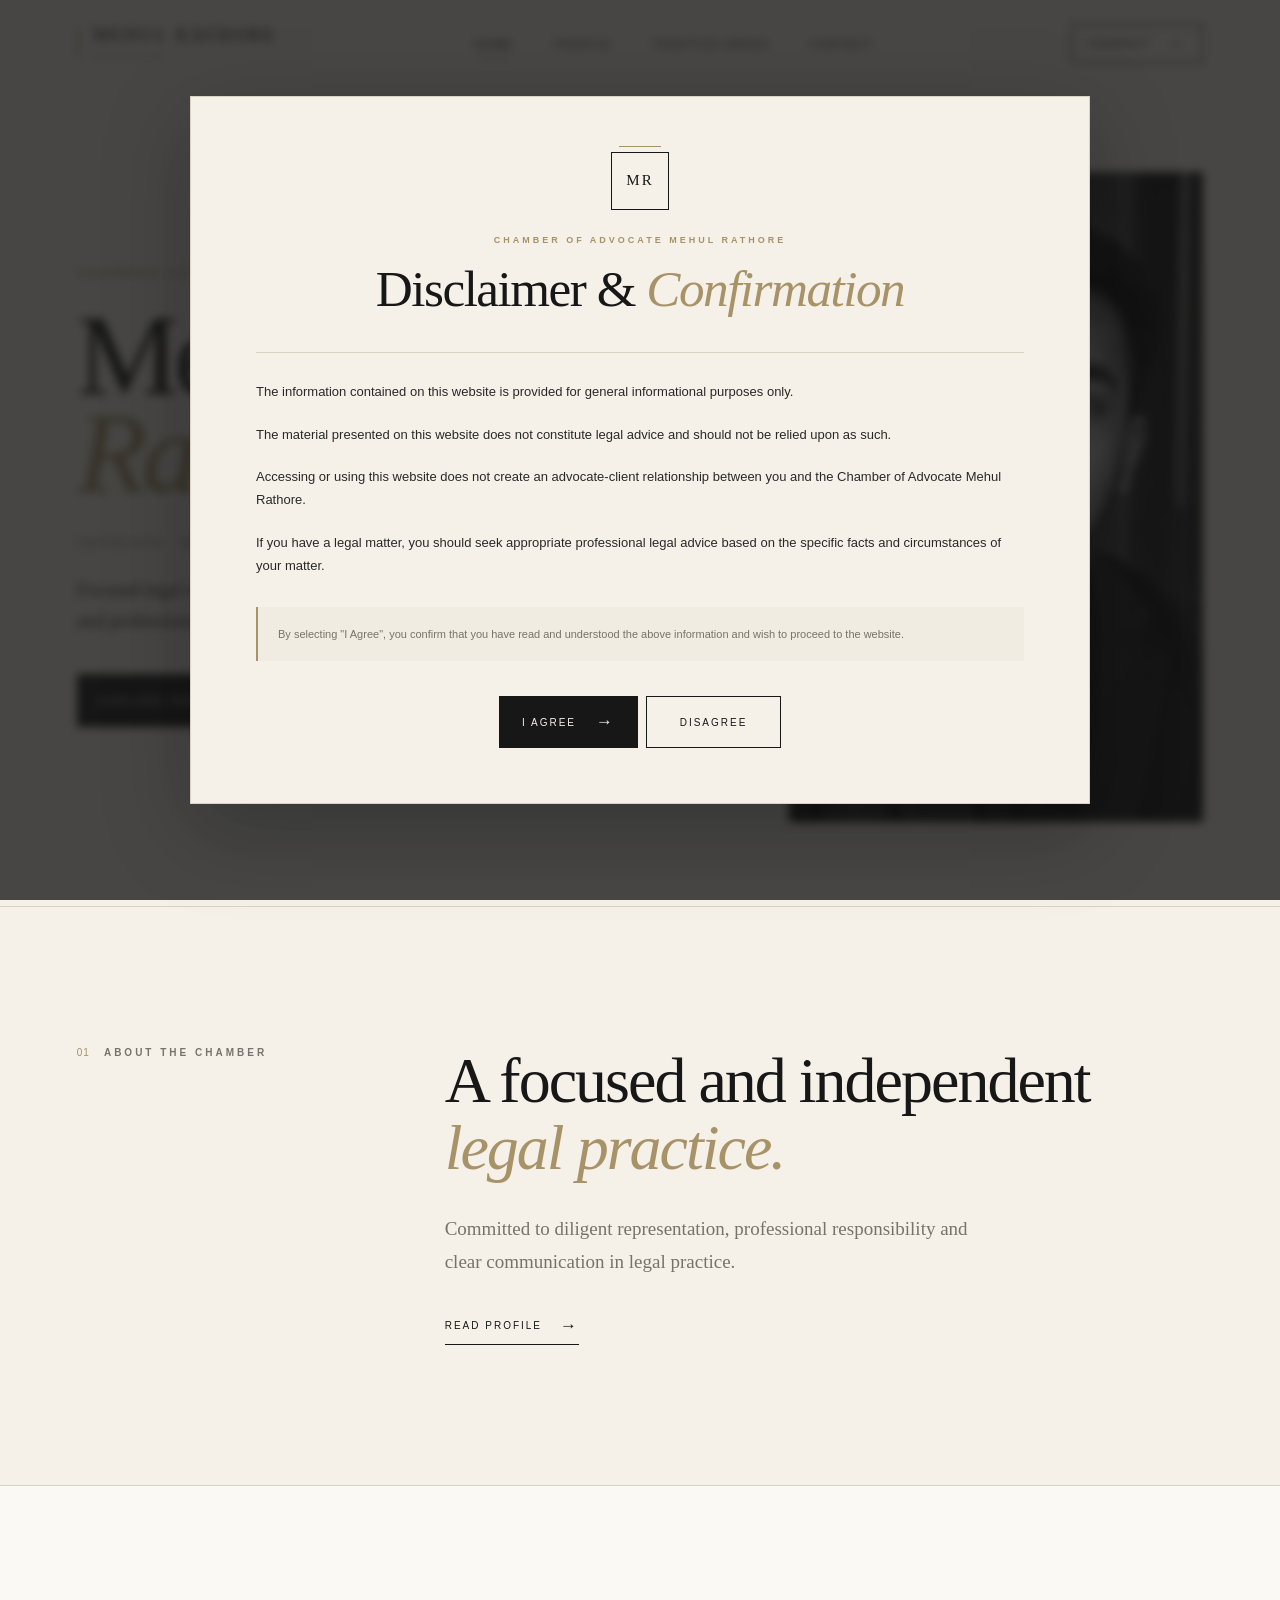
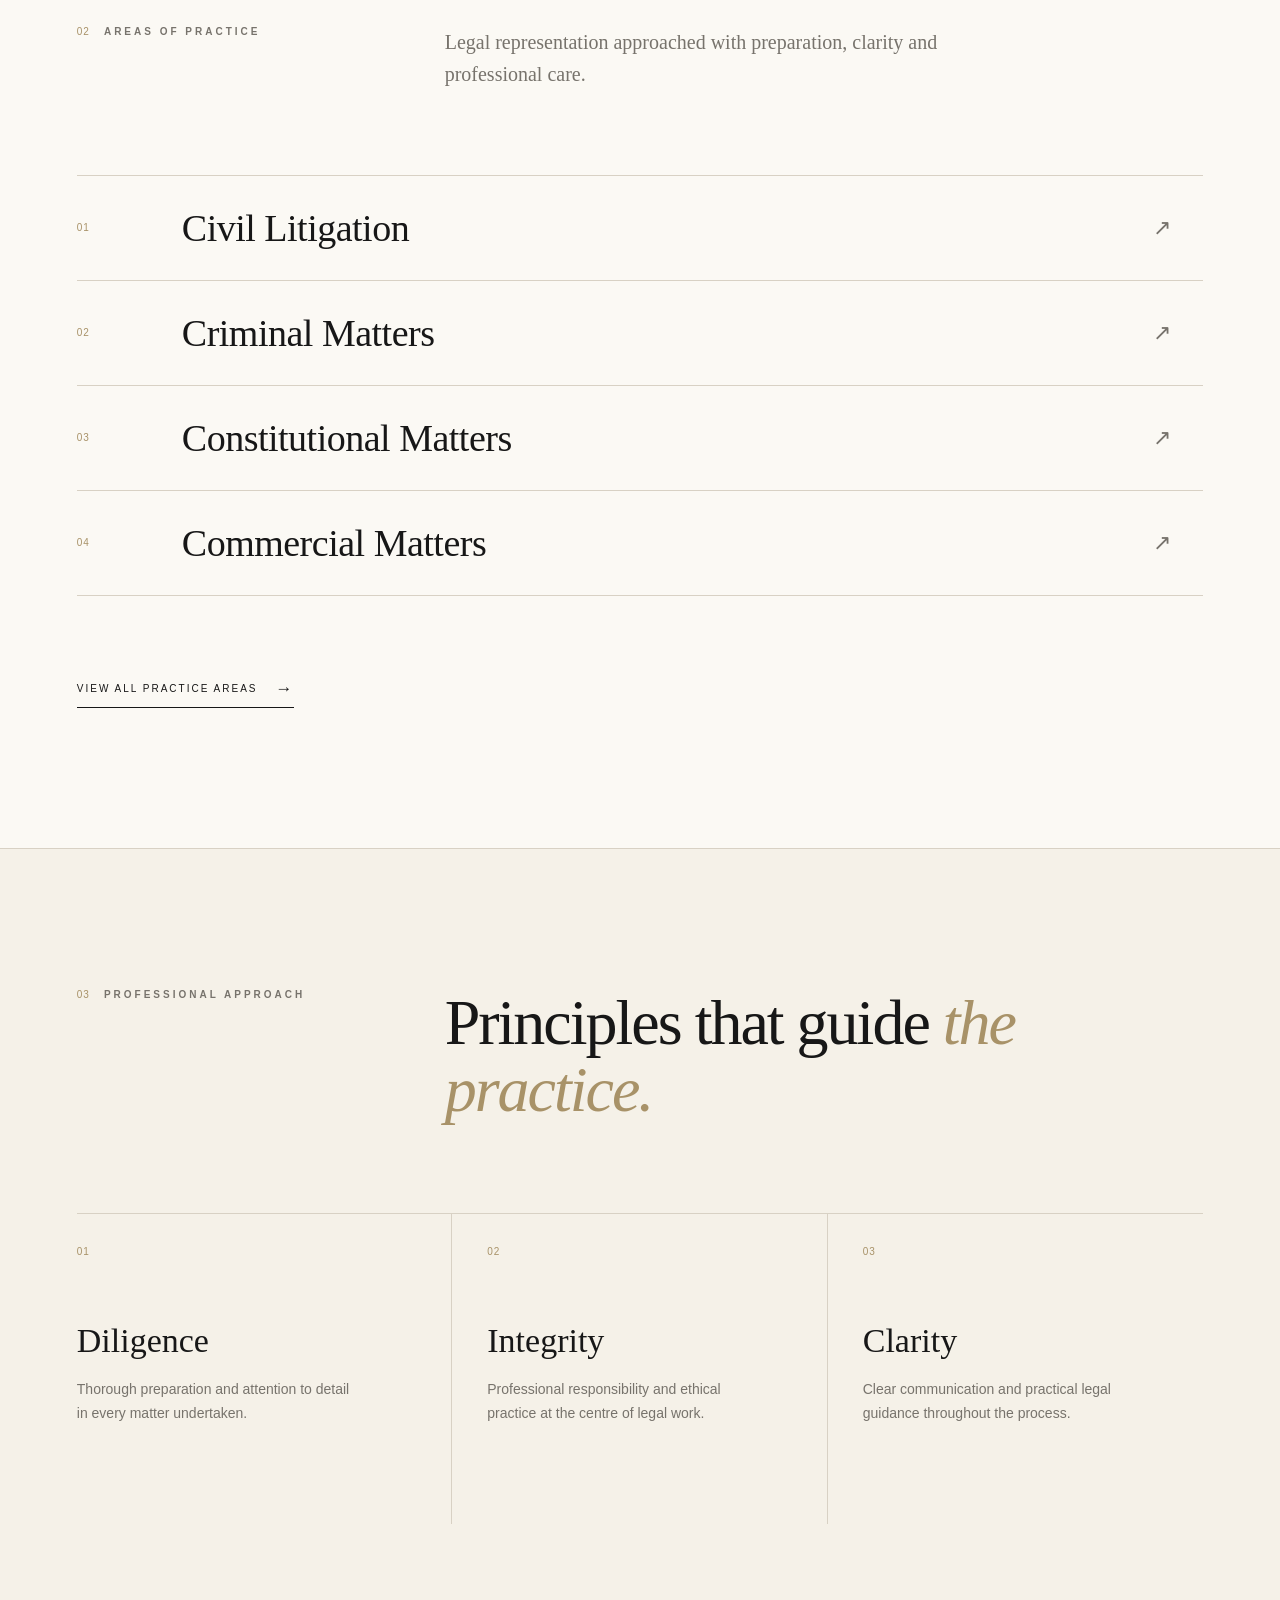
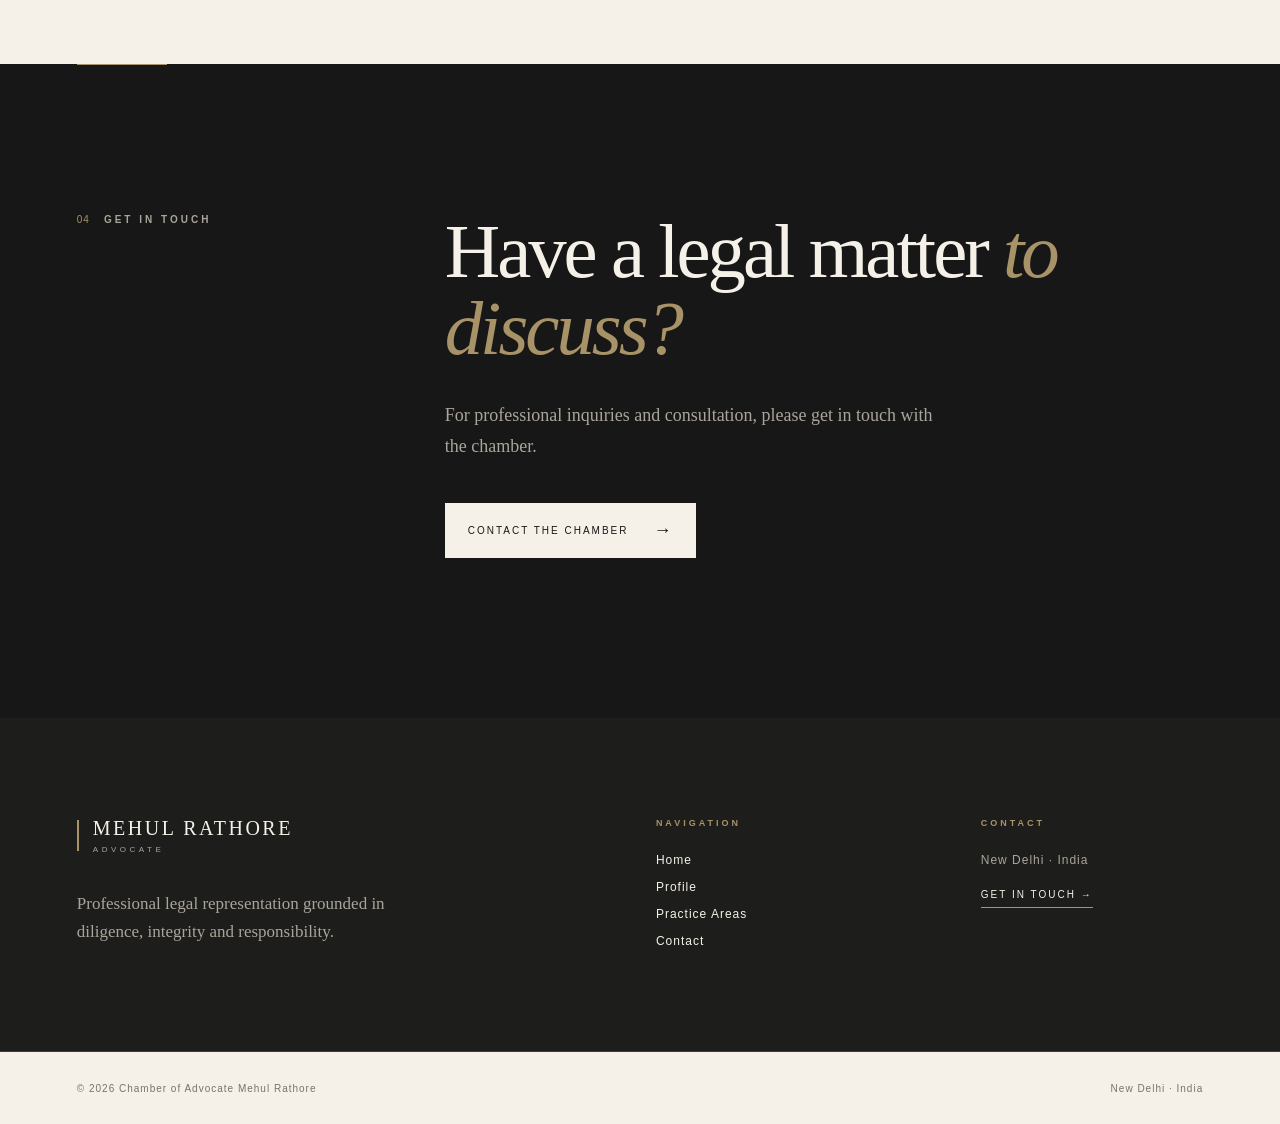
<file: index.html>
<!DOCTYPE html>
<html lang="en">

<head>
    <meta charset="UTF-8">

    <meta name="viewport" content="width=device-width, initial-scale=1.0">

    <title>Chamber of Advocate Mehul Rathore</title>

    <link rel="stylesheet" href="css/style.css">
</head>

<body>

    <!-- =========================================
     DISCLAIMER MODAL
========================================= -->

    <div class="disclaimer-overlay" id="disclaimerOverlay">

        <div class="disclaimer-modal">

            <div class="disclaimer-mark">
                <span>MR</span>
            </div>

            <p class="disclaimer-eyebrow">
                CHAMBER OF ADVOCATE MEHUL RATHORE
            </p>

            <h2>
                Disclaimer & <em>Confirmation</em>
            </h2>

            <div class="disclaimer-text">

                <p>
                    The information contained on this website is
                    provided for general informational purposes only.
                </p>

                <p>
                    The material presented on this website does not
                    constitute legal advice and should not be relied
                    upon as such.
                </p>

                <p>
                    Accessing or using this website does not create
                    an advocate-client relationship between you and
                    the Chamber of Advocate Mehul Rathore.
                </p>

                <p>
                    If you have a legal matter, you should seek
                    appropriate professional legal advice based on
                    the specific facts and circumstances of your matter.
                </p>

            </div>

            <div class="disclaimer-confirmation">

                <p>
                    By selecting "I Agree", you confirm that you have
                    read and understood the above information and wish
                    to proceed to the website.
                </p>

            </div>

            <div class="disclaimer-actions">

                <button type="button" class="disclaimer-button agree" id="agreeButton">
                    I Agree
                    <span>→</span>
                </button>

                <button type="button" class="disclaimer-button disagree" id="disagreeButton">
                    Disagree
                </button>

            </div>

        </div>

    </div>

    <!-- ==================== NAVBAR ==================== -->

    <header class="navbar">

        <div class="logo">
            <span>MEHUL RATHORE</span>
            <small>ADVOCATE</small>
        </div>

        <nav class="nav-links">
            <a href="index.html" class="active">Home</a>
            <a href="profile.html">Profile</a>
            <a href="practice-areas.html">Practice Areas</a>
            <a href="contact.html">Contact</a>
        </nav>

        <button class="menu-toggle" aria-label="Open navigation menu">
            <span></span>
            <span></span>
            <span></span>
        </button>

        <a href="contact.html" class="nav-button">
            Consult
            <span>→</span>
        </a>

    </header>

    <nav class="mobile-menu">

        <a href="index.html">Home</a>

        <a href="profile.html">Profile</a>

        <a href="practice-areas.html">Practice Areas</a>

        <a href="contact.html">Contact</a>

    </nav>


    <!-- ==================== HERO ==================== -->

    <main>

        <section class="hero">

            <div class="hero-content">

                <p class="eyebrow">
                    CHAMBER OF ADVOCATE
                </p>

                <h1>
                    Mehul<br>
                    <em>Rathore</em>
                </h1>

                <p class="hero-role">
                    Advocate · New Delhi
                </p>

                <p class="hero-description">
                    Focused legal representation grounded in
                    diligence, integrity and professional responsibility.
                </p>

                <a href="practice-areas.html" class="primary-button">
                    Explore Practice
                    <span>→</span>
                </a>

            </div>


            <div class="hero-image">
                <img src="images/mehul-rathore.jpg" alt="Advocate Mehul Rathore" class="hero-portrait">
            </div>

        </section>

        <!-- ==================== ABOUT ==================== -->

        <section class="about">

            <div class="about-label">
                <span>01</span>
                <p>ABOUT THE CHAMBER</p>
            </div>

            <div class="about-content">

                <h2>
                    A focused and independent
                    <em>legal practice.</em>
                </h2>

                <p>
                    Committed to diligent representation,
                    professional responsibility and clear
                    communication in legal practice.
                </p>

                <a href="profile.html" class="text-link">
                    Read Profile
                    <span>→</span>
                </a>

            </div>

        </section>

        <!-- ==================== PRACTICE AREAS ==================== -->

        <section class="practice">

            <div class="practice-header">

                <div class="section-label">
                    <span>02</span>
                    <p>AREAS OF PRACTICE</p>
                </div>

                <div class="practice-intro">
                    <p>
                        Legal representation approached with
                        preparation, clarity and professional care.
                    </p>
                </div>

            </div>


            <div class="practice-list">

                <a href="practice-areas.html" class="practice-item">

                    <span class="practice-number">01</span>

                    <h3>Civil Litigation</h3>

                    <span class="practice-arrow">↗</span>

                </a>


                <a href="practice-areas.html" class="practice-item">

                    <span class="practice-number">02</span>

                    <h3>Criminal Matters</h3>

                    <span class="practice-arrow">↗</span>

                </a>


                <a href="practice-areas.html" class="practice-item">

                    <span class="practice-number">03</span>

                    <h3>Constitutional Matters</h3>

                    <span class="practice-arrow">↗</span>

                </a>


                <a href="practice-areas.html" class="practice-item">

                    <span class="practice-number">04</span>

                    <h3>Commercial Matters</h3>

                    <span class="practice-arrow">↗</span>

                </a>

            </div>


            <div class="practice-footer">

                <a href="practice-areas.html" class="text-link">
                    View All Practice Areas
                    <span>→</span>
                </a>

            </div>

        </section>

        <!-- ==================== PROFESSIONAL APPROACH ==================== -->

        <section class="approach">

            <div class="approach-header">

                <div class="section-label">
                    <span>03</span>
                    <p>PROFESSIONAL APPROACH</p>
                </div>

                <div class="approach-heading">

                    <h2>
                        Principles that guide
                        <em>the practice.</em>
                    </h2>

                </div>

            </div>


            <div class="approach-grid">

                <div class="approach-item">

                    <span class="approach-number">01</span>

                    <h3>Diligence</h3>

                    <p>
                        Thorough preparation and attention to
                        detail in every matter undertaken.
                    </p>

                </div>


                <div class="approach-item">

                    <span class="approach-number">02</span>

                    <h3>Integrity</h3>

                    <p>
                        Professional responsibility and ethical
                        practice at the centre of legal work.
                    </p>

                </div>


                <div class="approach-item">

                    <span class="approach-number">03</span>

                    <h3>Clarity</h3>

                    <p>
                        Clear communication and practical legal
                        guidance throughout the process.
                    </p>

                </div>

            </div>

        </section>

        <!-- ==================== CONTACT CTA ==================== -->

        <section class="contact-cta">

            <div class="cta-label">
                <span>04</span>
                <p>GET IN TOUCH</p>
            </div>

            <div class="cta-content">

                <h2>
                    Have a legal matter
                    <em>to discuss?</em>
                </h2>

                <p>
                    For professional inquiries and consultation,
                    please get in touch with the chamber.
                </p>

                <a href="contact.html" class="cta-button">
                    Contact the Chamber
                    <span>→</span>
                </a>

            </div>

        </section>

    </main>


    <!-- ==================== FOOTER ==================== -->

    <footer class="footer">

        <div class="footer-main">

            <div class="footer-brand">

                <div class="footer-logo">
                    <span>MEHUL RATHORE</span>
                    <small>ADVOCATE</small>
                </div>

                <p>
                    Professional legal representation grounded
                    in diligence, integrity and responsibility.
                </p>

            </div>


            <div class="footer-navigation">

                <p class="footer-heading">
                    NAVIGATION
                </p>

                <a href="index.html">Home</a>

                <a href="profile.html">Profile</a>

                <a href="practice-areas.html">
                    Practice Areas
                </a>

                <a href="contact.html">Contact</a>

            </div>


            <div class="footer-contact">

                <p class="footer-heading">
                    CONTACT
                </p>

                <p>
                    New Delhi · India
                </p>

                <a href="contact.html">
                    Get in touch →
                </a>

            </div>

        </div>


        <div class="footer-bottom">

            <p>
                © 2026 Chamber of Advocate Mehul Rathore
            </p>

            <p>
                New Delhi · India
            </p>

        </div>

    </footer>


    <script src="script.js"></script>

</body>

</html>
</file>
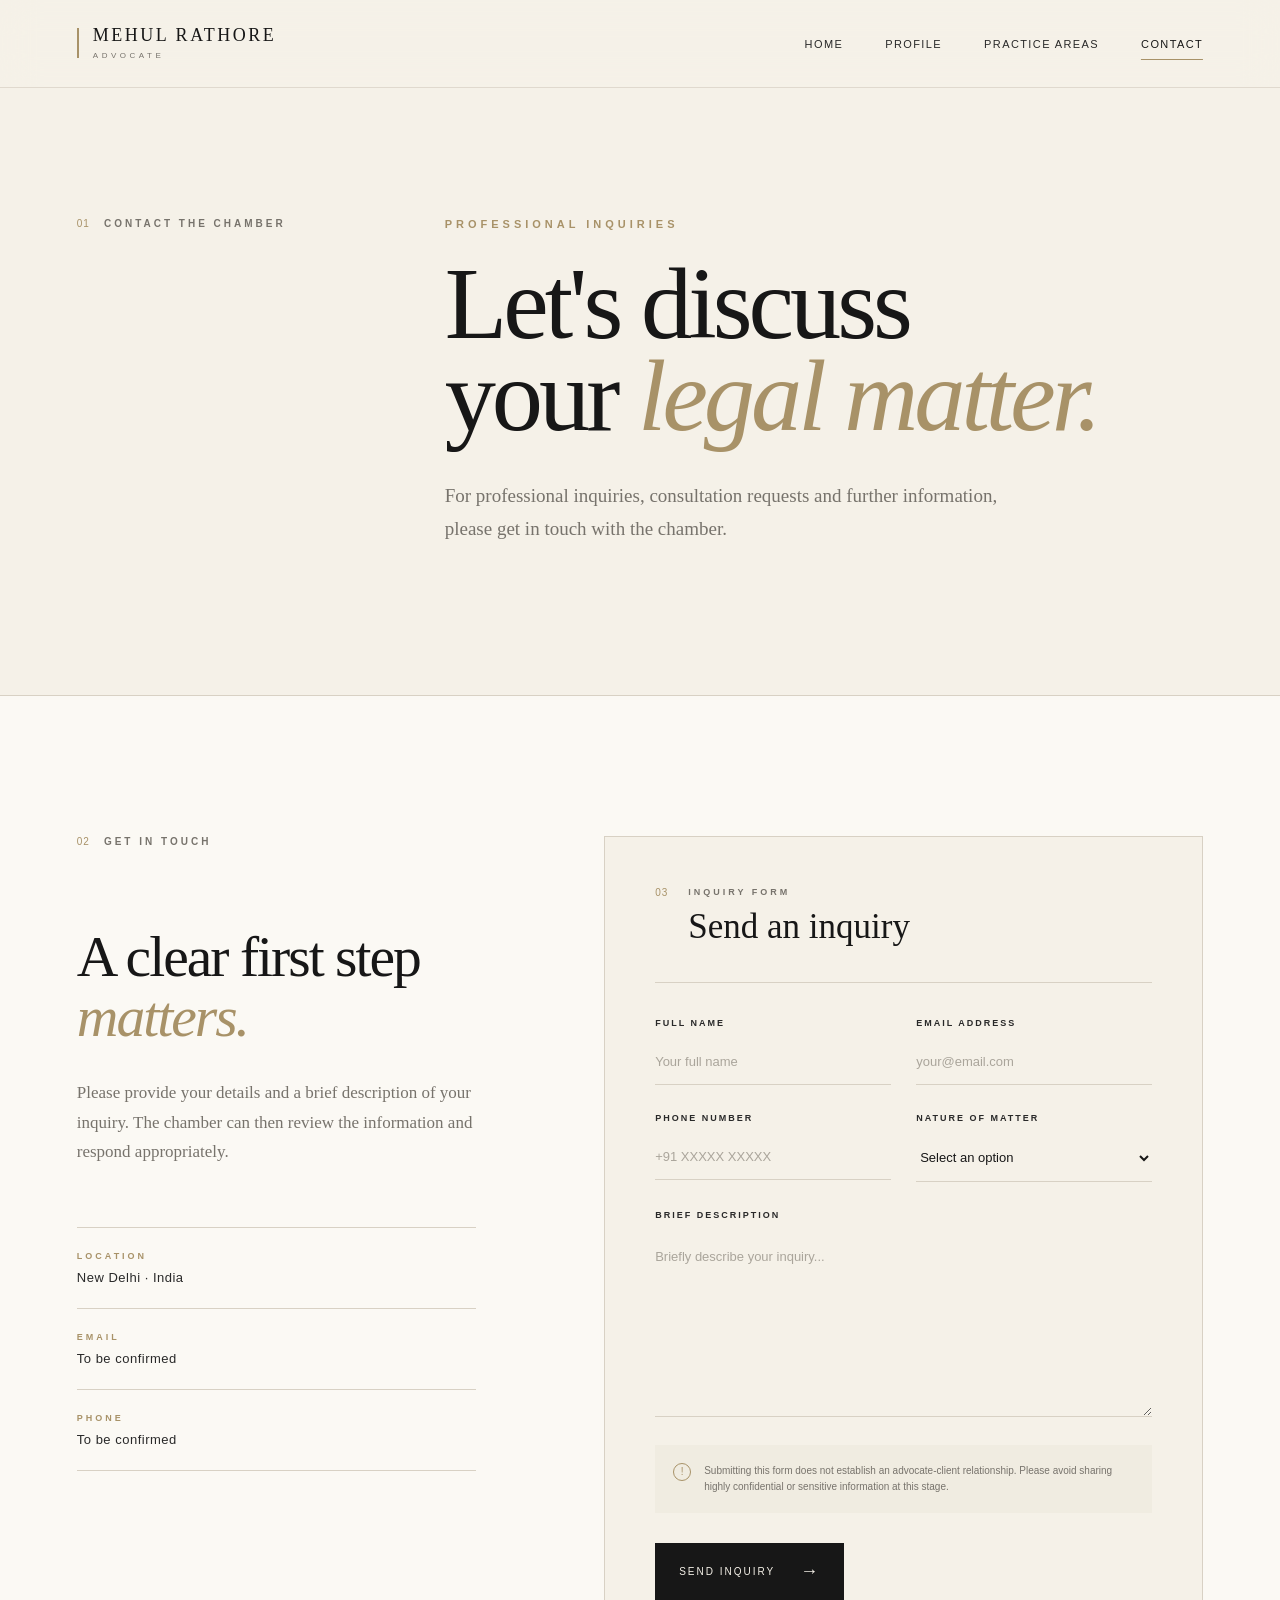
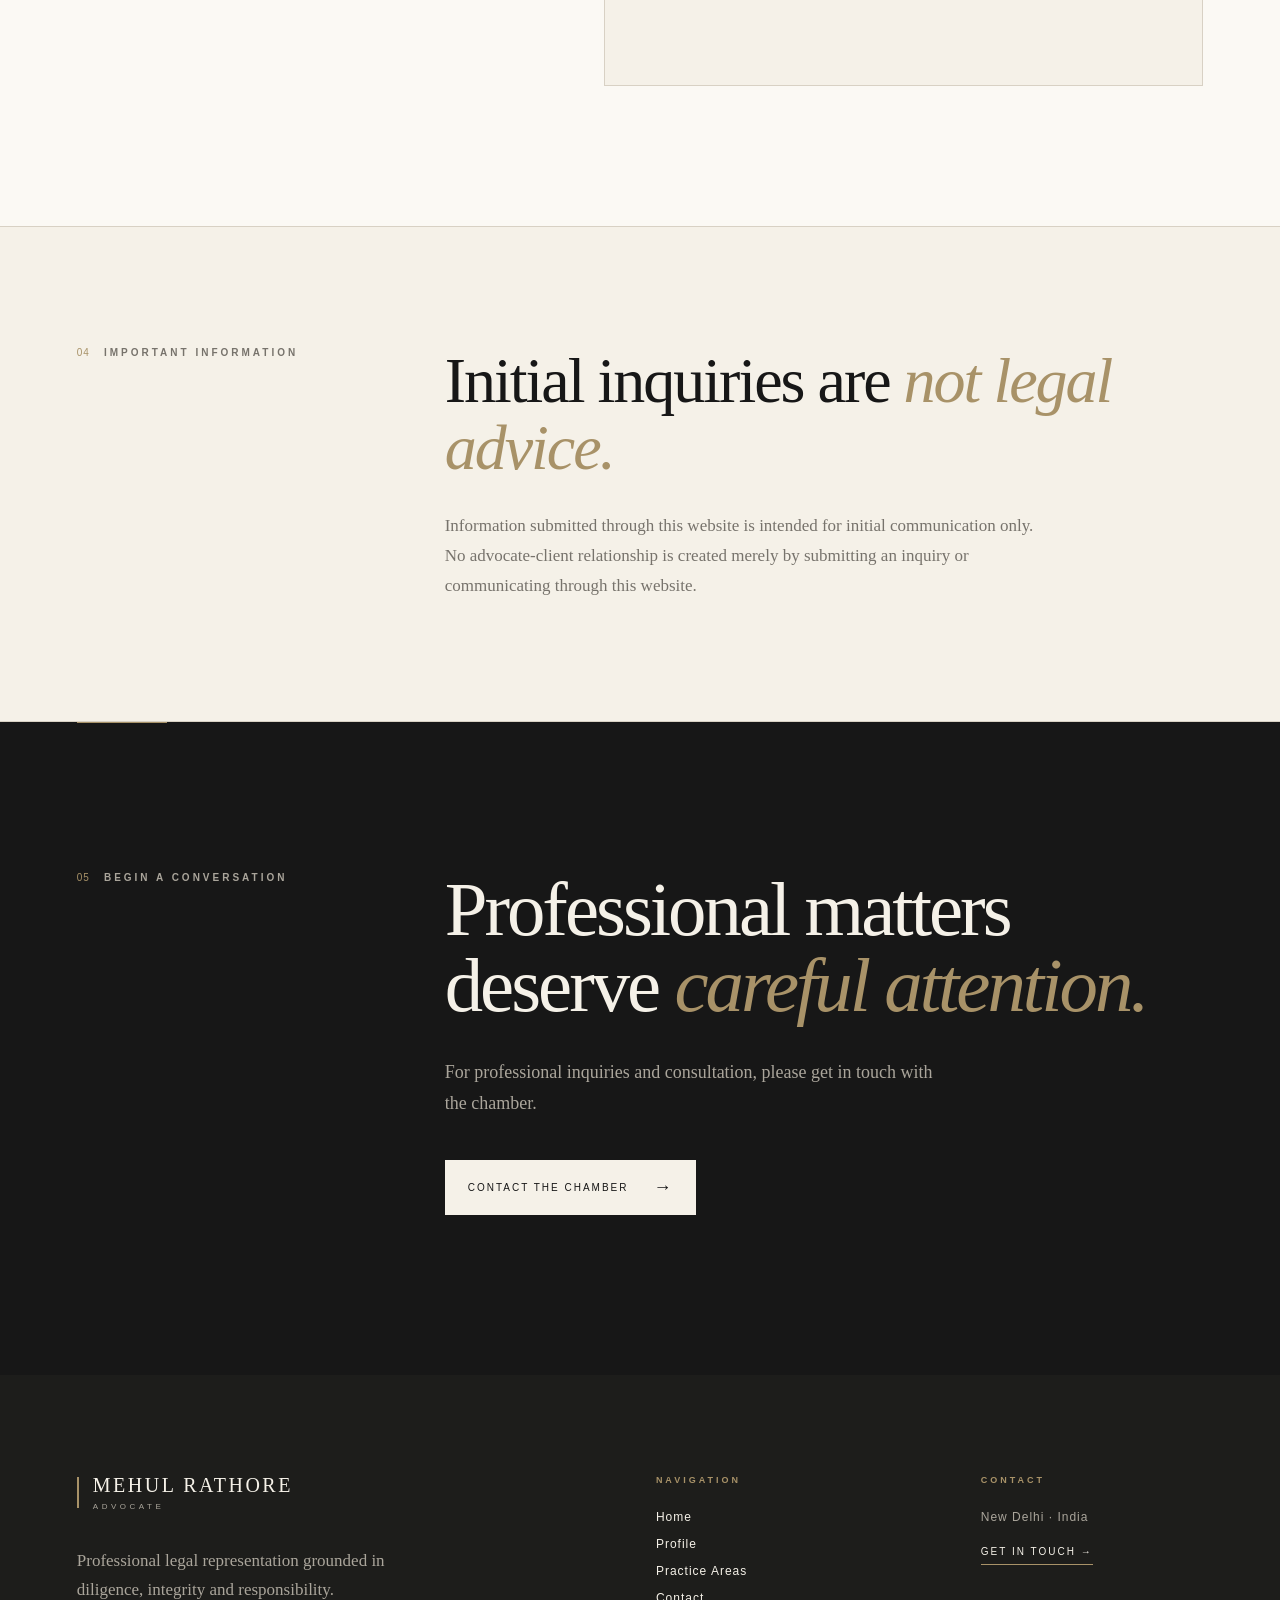
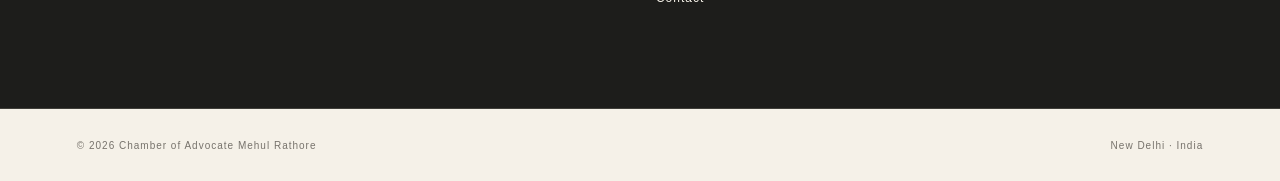
<file: contact.html>
<!DOCTYPE html>
<html lang="en">

<head>
    <meta charset="UTF-8">

    <meta name="viewport" content="width=device-width, initial-scale=1.0">

    <meta name="description"
        content="Contact the Chamber of Advocate Mehul Rathore for professional legal inquiries and consultation.">

    <title>Contact | Chamber of Advocate Mehul Rathore</title>

    <link rel="stylesheet" href="css/style.css">
</head>

<body>

    <!-- =========================
         NAVBAR
    ========================== -->

    <header class="navbar">

        <a href="index.html" class="logo">
            <span>MEHUL RATHORE</span>
            <small>ADVOCATE</small>
        </a>

        <nav class="nav-links">
            <a href="index.html">Home</a>
            <a href="profile.html">Profile</a>
            <a href="practice-areas.html">Practice Areas</a>
            <a href="contact.html" class="active">Contact</a>
        </nav>

        <button class="menu-toggle" aria-label="Open navigation menu">
            <span></span>
            <span></span>
            <span></span>
        </button>

        <!-- <a href="contact.html" class="nav-button">
            Get in Touch
            <span>→</span>
        </a> -->

    </header>

    <nav class="mobile-menu">

        <a href="index.html">Home</a>

        <a href="profile.html">Profile</a>

        <a href="practice-areas.html">Practice Areas</a>

        <a href="contact.html">Contact</a>

    </nav>


    <!-- =========================
         CONTACT HERO
    ========================== -->

    <main>

        <section class="contact-page-hero">

            <div class="contact-page-label">
                <span>01</span>
                <p>CONTACT THE CHAMBER</p>
            </div>

            <div class="contact-page-heading">

                <p class="contact-eyebrow">
                    PROFESSIONAL INQUIRIES
                </p>

                <h1>
                    Let's discuss<br>
                    your <em>legal matter.</em>
                </h1>

                <p class="contact-page-description">
                    For professional inquiries, consultation requests
                    and further information, please get in touch with
                    the chamber.
                </p>

            </div>

        </section>


        <!-- =========================
             CONTACT INFORMATION + FORM
        ========================== -->

        <section class="contact-main">

            <div class="contact-information">

                <div class="section-label">
                    <span>02</span>
                    <p>GET IN TOUCH</p>
                </div>

                <div class="contact-info-content">

                    <h2>
                        A clear first step
                        <em>matters.</em>
                    </h2>

                    <p>
                        Please provide your details and a brief
                        description of your inquiry. The chamber
                        can then review the information and respond
                        appropriately.
                    </p>

                    <div class="contact-details">

                        <div class="contact-detail">
                            <span>LOCATION</span>
                            <p>New Delhi · India</p>
                        </div>

                        <div class="contact-detail">
                            <span>EMAIL</span>
                            <p>To be confirmed</p>
                        </div>

                        <div class="contact-detail">
                            <span>PHONE</span>
                            <p>To be confirmed</p>
                        </div>

                    </div>

                </div>

            </div>


            <!-- CONTACT FORM -->

            <div class="contact-form-wrapper">

                <div class="form-heading">

                    <span>03</span>

                    <div>
                        <p>INQUIRY FORM</p>
                        <h3>Send an inquiry</h3>
                    </div>

                </div>


                <form class="contact-form" action="https://api.web3forms.com/submit" method="POST">

                    <input type="hidden" name="access_key" value="785de0dd-fe0c-4940-9f9c-1023b783a593">
                    <input type="hidden" name="subject" value="New inquiry from the Advocate Mehul Rathore website">
                    <input type="hidden" name="from_name" value="Advocate Mehul Rathore Website">
                    <input type="checkbox" name="botcheck" class="hidden" tabindex="-1" autocomplete="off"
                        style="display: none;">

                    <div class="form-row">

                        <div class="form-group">

                            <label for="name">
                                Full Name
                            </label>

                            <input type="text" id="name" name="name" placeholder="Your full name" required>

                        </div>


                        <div class="form-group">

                            <label for="email">
                                Email Address
                            </label>

                            <input type="email" id="email" name="email" placeholder="your@email.com" required>

                        </div>

                    </div>


                    <div class="form-row">

                        <div class="form-group">

                            <label for="phone">
                                Phone Number
                            </label>

                            <input type="tel" id="phone" name="phone" placeholder="+91 XXXXX XXXXX">

                        </div>


                        <div class="form-group">

                            <label for="matter">
                                Nature of Matter
                            </label>

                            <select id="matter" name="matter">

                                <option value="">
                                    Select an option
                                </option>

                                <option value="civil">
                                    Civil Litigation
                                </option>

                                <option value="criminal">
                                    Criminal Matters
                                </option>

                                <option value="constitutional">
                                    Constitutional Matters
                                </option>

                                <option value="commercial">
                                    Commercial Matters
                                </option>

                                <option value="other">
                                    Other
                                </option>

                            </select>

                        </div>

                    </div>


                    <div class="form-group">

                        <label for="message">
                            Brief Description
                        </label>

                        <textarea id="message" name="message" rows="7" placeholder="Briefly describe your inquiry..."
                            required></textarea>

                    </div>


                    <div class="form-note">

                        <span>!</span>

                        <p>
                            Submitting this form does not establish
                            an advocate-client relationship. Please
                            avoid sharing highly confidential or
                            sensitive information at this stage.
                        </p>

                    </div>


                    <button type="submit" class="form-submit">
                        Send Inquiry
                        <span>→</span>
                    </button>

                    <p class="form-status" role="status" aria-live="polite"></p>

                </form>

            </div>

        </section>


        <!-- =========================
             DISCLAIMER
        ========================== -->

        <section class="contact-disclaimer">

            <div class="section-label">
                <span>04</span>
                <p>IMPORTANT INFORMATION</p>
            </div>

            <div class="contact-disclaimer-content">

                <h2>
                    Initial inquiries are
                    <em>not legal advice.</em>
                </h2>

                <p>
                    Information submitted through this website is
                    intended for initial communication only. No
                    advocate-client relationship is created merely
                    by submitting an inquiry or communicating through
                    this website.
                </p>

            </div>

        </section>


        <!-- =========================
             CONTACT CTA
        ========================== -->

        <section class="contact-cta">

            <div class="cta-label">
                <span>05</span>
                <p>BEGIN A CONVERSATION</p>
            </div>

            <div class="cta-content">

                <h2>
                    Professional matters
                    deserve <em>careful attention.</em>
                </h2>

                <p>
                    For professional inquiries and consultation,
                    please get in touch with the chamber.
                </p>

                <a href="contact.html" class="cta-button">
                    Contact the Chamber
                    <span>→</span>
                </a>

            </div>

        </section>

    </main>


    <!-- =========================
         FOOTER
    ========================== -->

    <footer class="footer">

        <div class="footer-main">

            <div class="footer-brand">

                <div class="footer-logo">
                    <span>MEHUL RATHORE</span>
                    <small>ADVOCATE</small>
                </div>

                <p>
                    Professional legal representation grounded in
                    diligence, integrity and responsibility.
                </p>

            </div>


            <div class="footer-navigation">

                <p class="footer-heading">
                    NAVIGATION
                </p>

                <a href="index.html">Home</a>
                <a href="profile.html">Profile</a>
                <a href="practice-areas.html">Practice Areas</a>
                <a href="contact.html">Contact</a>

            </div>


            <div class="footer-contact">

                <p class="footer-heading">
                    CONTACT
                </p>

                <p>
                    New Delhi · India
                </p>

                <a href="contact.html">
                    Get in touch →
                </a>

            </div>

        </div>


        <div class="footer-bottom">

            <p>
                © 2026 Chamber of Advocate Mehul Rathore
            </p>

            <p>
                New Delhi · India
            </p>

        </div>

    </footer>
    <script src="script.js"></script>
</body>

</html>
</file>
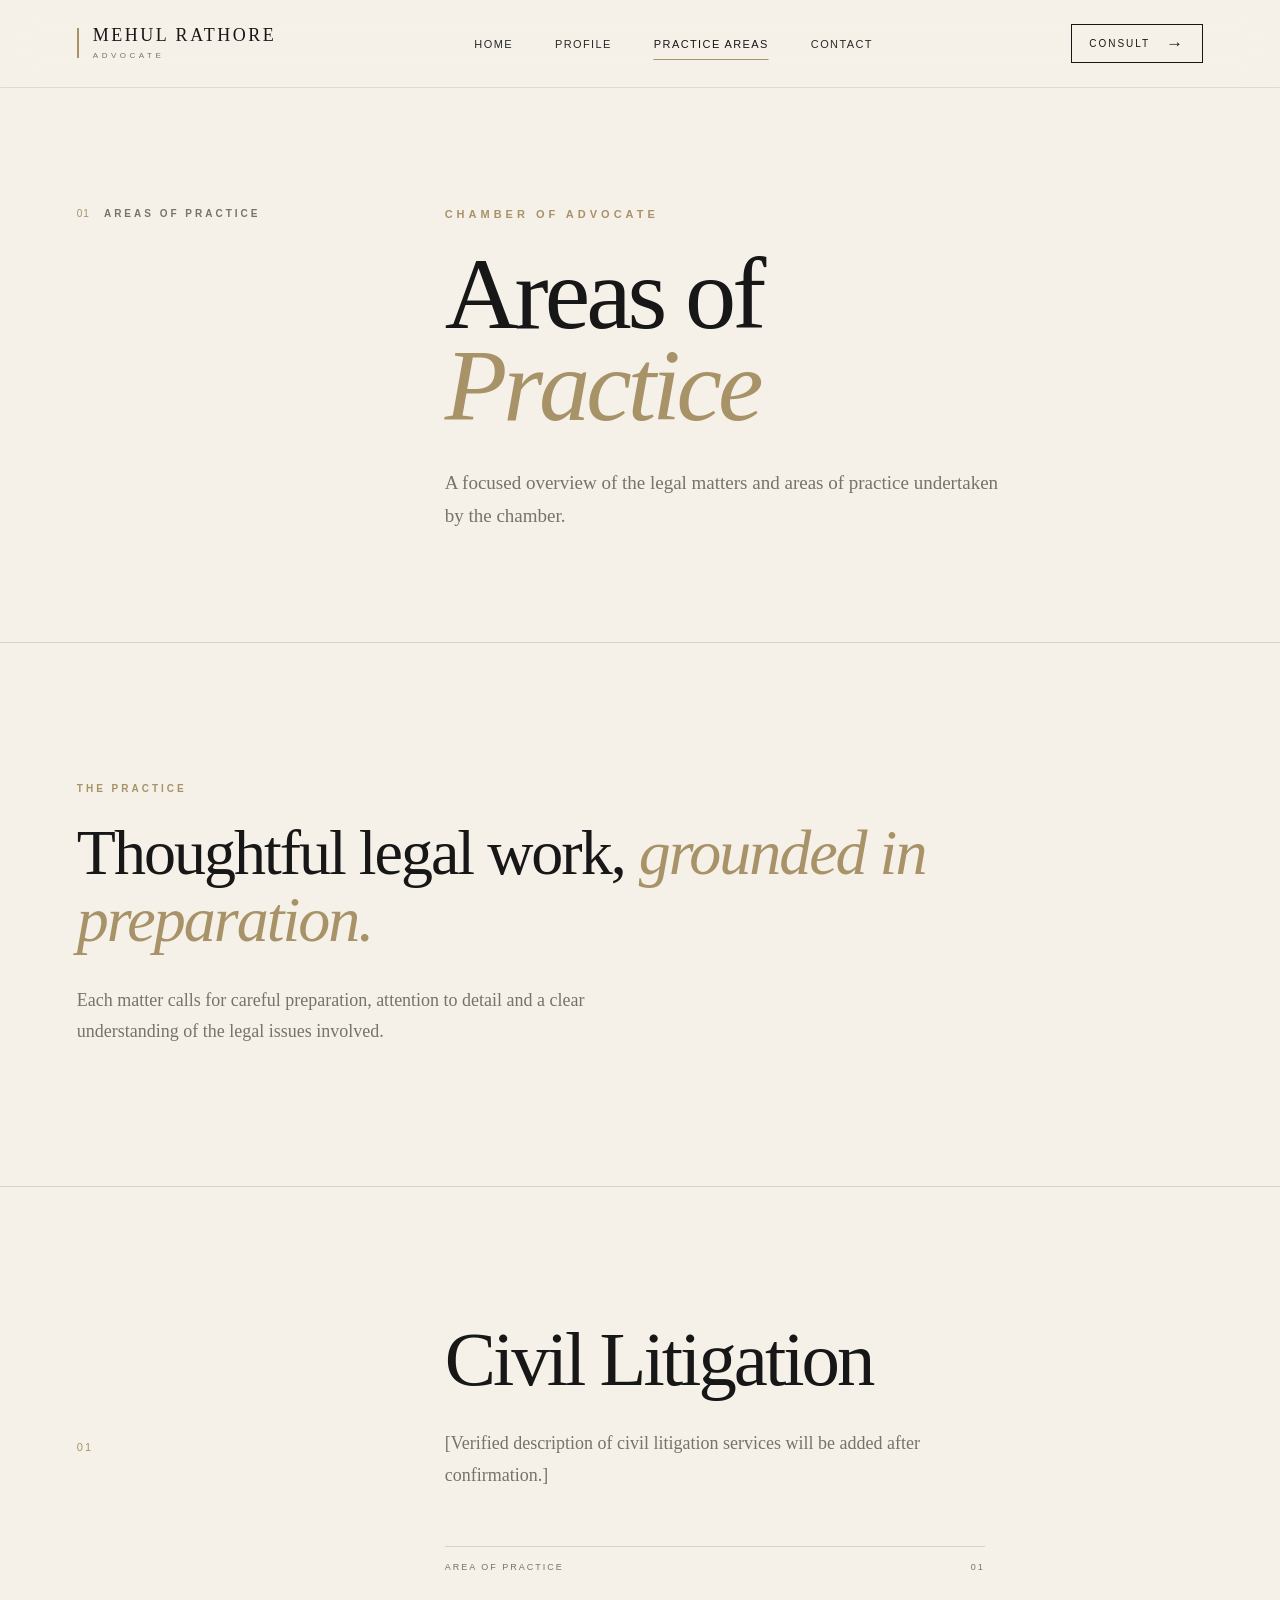
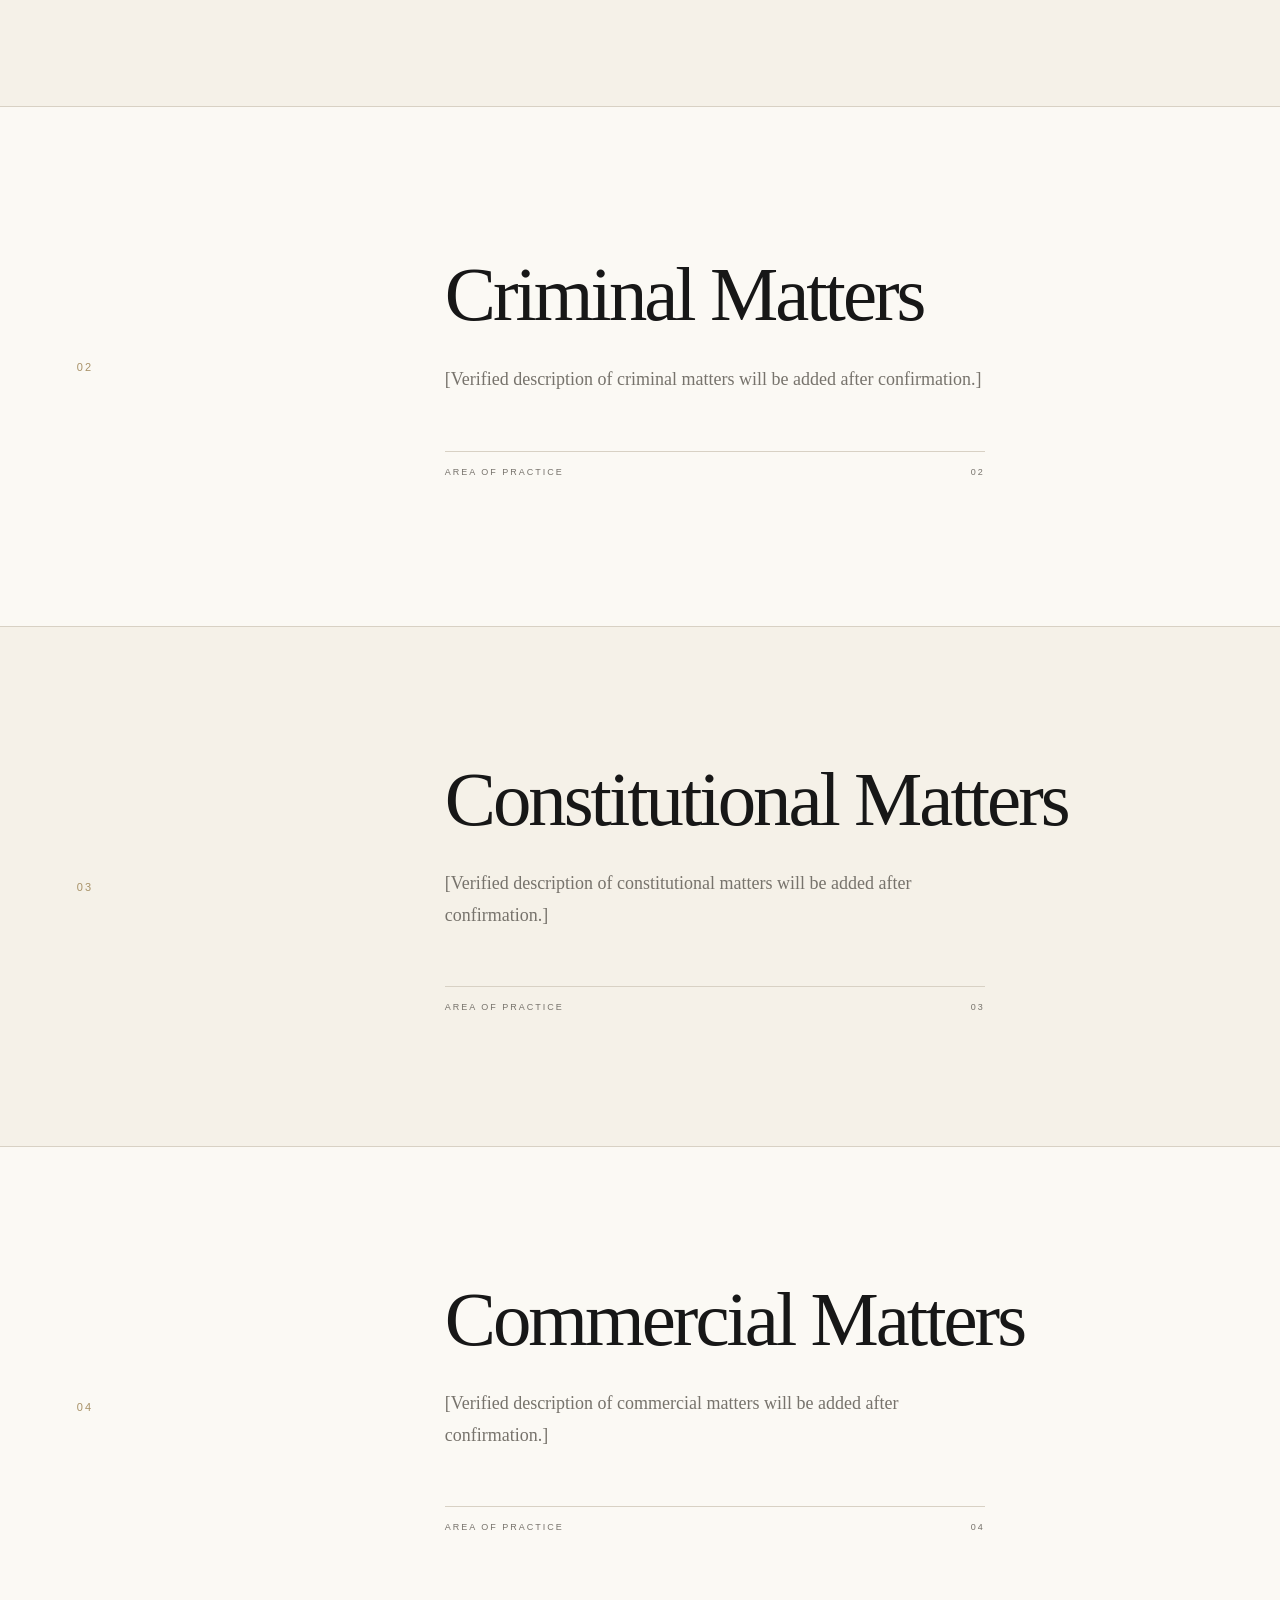
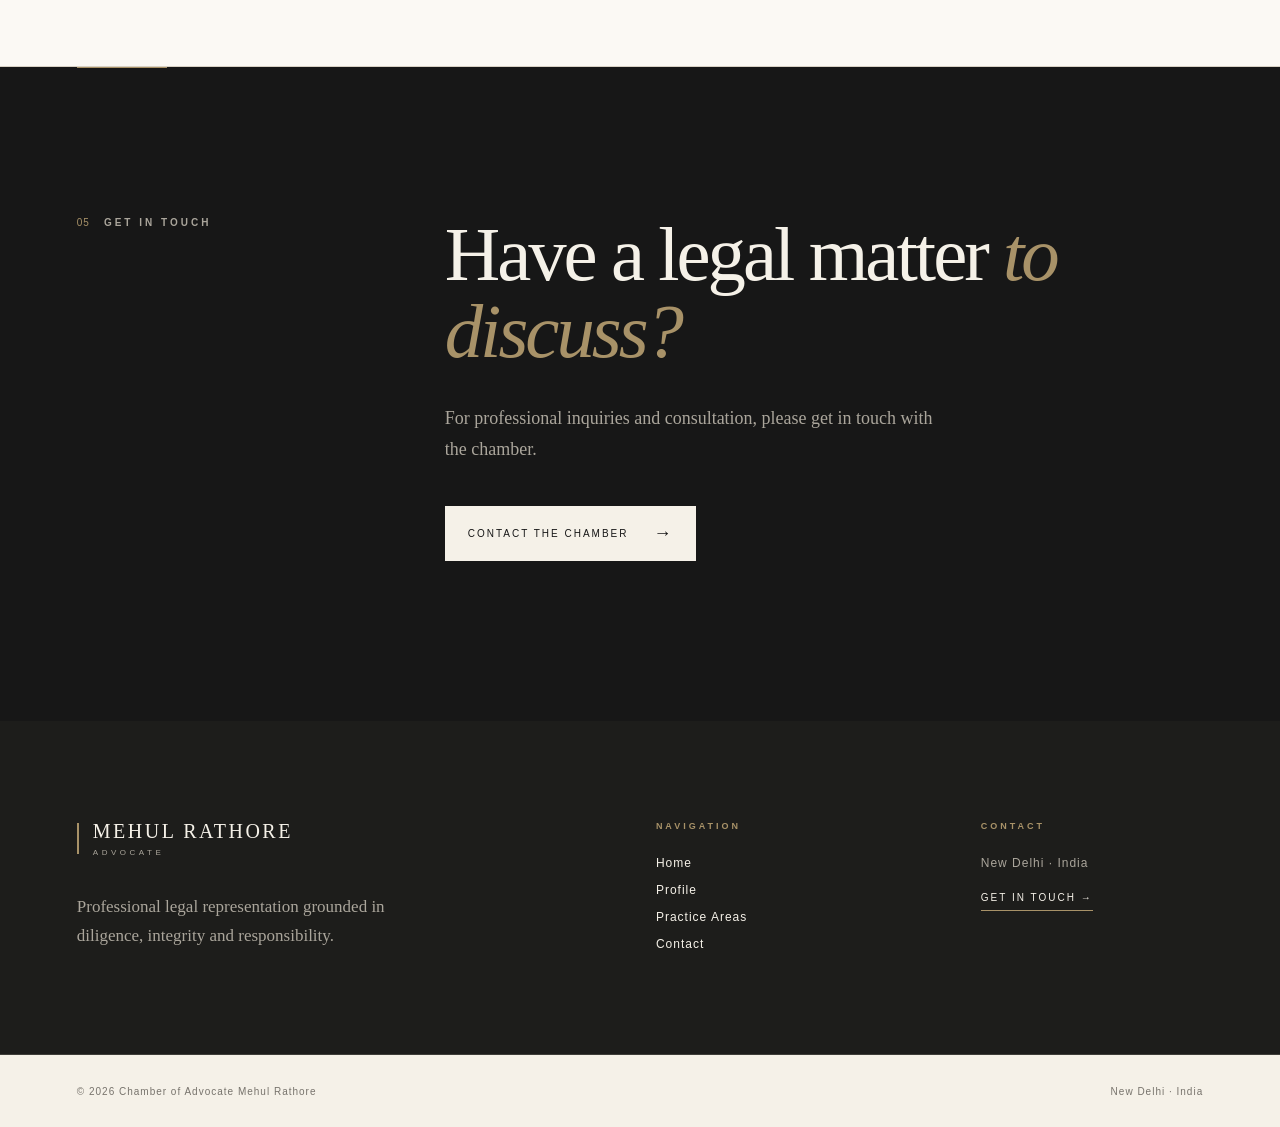
<file: practice-areas.html>
<!DOCTYPE html>
<html lang="en">

<head>

    <meta charset="UTF-8">

    <meta name="viewport" content="width=device-width, initial-scale=1.0">

    <title>Practice Areas | Advocate Mehul Rathore</title>

    <meta name="description" content="Areas of legal practice at the Chamber of Advocate Mehul Rathore.">

    <link rel="stylesheet" href="css/style.css">

</head>


<body>


    <!-- ==================== NAVBAR ==================== -->

    <header class="navbar">

        <div class="logo">

            <span>MEHUL RATHORE</span>

            <small>ADVOCATE</small>

        </div>


        <nav class="nav-links">

            <a href="index.html">
                Home
            </a>

            <a href="profile.html">
                Profile
            </a>

            <a href="practice-areas.html" class="active">
                Practice Areas
            </a>

            <a href="contact.html">
                Contact
            </a>

        </nav>

        <button class="menu-toggle" aria-label="Open navigation menu">
            <span></span>
            <span></span>
            <span></span>
        </button>


        <a href="contact.html" class="nav-button">

            Consult

            <span>→</span>

        </a>

    </header>

    <nav class="mobile-menu">

        <a href="index.html">Home</a>

        <a href="profile.html">Profile</a>

        <a href="practice-areas.html">Practice Areas</a>

        <a href="contact.html">Contact</a>

    </nav>




    <!-- ==================== MAIN ==================== -->

    <main>


        <!-- ==================== PAGE HERO ==================== -->

        <section class="practice-page-hero">

            <div class="practice-page-label">

                <span>01</span>

                <p>AREAS OF PRACTICE</p>

            </div>


            <div class="practice-page-heading">

                <p class="eyebrow">
                    CHAMBER OF ADVOCATE
                </p>

                <h1>
                    Areas of
                    <em>Practice</em>
                </h1>

                <p>
                    A focused overview of the legal matters
                    and areas of practice undertaken by the chamber.
                </p>

            </div>

        </section>



        <!-- ==================== PRACTICE INTRO ==================== -->

        <section class="practice-page-intro">

            <p class="section-small-label">
                THE PRACTICE
            </p>

            <h2>
                Thoughtful legal work,
                <em>grounded in preparation.</em>
            </h2>

            <p>
                Each matter calls for careful preparation,
                attention to detail and a clear understanding
                of the legal issues involved.
            </p>

        </section>



        <!-- ==================== PRACTICE 01 ==================== -->

        <section class="practice-detail">

            <div class="practice-detail-number">
                01
            </div>


            <div class="practice-detail-content">

                <h2>
                    Civil Litigation
                </h2>

                <p>
                    [Verified description of civil litigation
                    services will be added after confirmation.]
                </p>

                <div class="practice-detail-meta">

                    <span>
                        AREA OF PRACTICE
                    </span>

                    <span>
                        01
                    </span>

                </div>

            </div>

        </section>



        <!-- ==================== PRACTICE 02 ==================== -->

        <section class="practice-detail practice-detail-alt">

            <div class="practice-detail-number">
                02
            </div>


            <div class="practice-detail-content">

                <h2>
                    Criminal Matters
                </h2>

                <p>
                    [Verified description of criminal matters
                    will be added after confirmation.]
                </p>

                <div class="practice-detail-meta">

                    <span>
                        AREA OF PRACTICE
                    </span>

                    <span>
                        02
                    </span>

                </div>

            </div>

        </section>



        <!-- ==================== PRACTICE 03 ==================== -->

        <section class="practice-detail">

            <div class="practice-detail-number">
                03
            </div>


            <div class="practice-detail-content">

                <h2>
                    Constitutional Matters
                </h2>

                <p>
                    [Verified description of constitutional
                    matters will be added after confirmation.]
                </p>

                <div class="practice-detail-meta">

                    <span>
                        AREA OF PRACTICE
                    </span>

                    <span>
                        03
                    </span>

                </div>

            </div>

        </section>



        <!-- ==================== PRACTICE 04 ==================== -->

        <section class="practice-detail practice-detail-alt">

            <div class="practice-detail-number">
                04
            </div>


            <div class="practice-detail-content">

                <h2>
                    Commercial Matters
                </h2>

                <p>
                    [Verified description of commercial matters
                    will be added after confirmation.]
                </p>

                <div class="practice-detail-meta">

                    <span>
                        AREA OF PRACTICE
                    </span>

                    <span>
                        04
                    </span>

                </div>

            </div>

        </section>



        <!-- ==================== CONTACT CTA ==================== -->

        <section class="contact-cta">

            <div class="cta-label">

                <span>05</span>

                <p>GET IN TOUCH</p>

            </div>


            <div class="cta-content">

                <h2>
                    Have a legal matter
                    <em>to discuss?</em>
                </h2>

                <p>
                    For professional inquiries and consultation,
                    please get in touch with the chamber.
                </p>

                <a href="contact.html" class="cta-button">

                    Contact the Chamber

                    <span>→</span>

                </a>

            </div>

        </section>


    </main>



    <!-- ==================== FOOTER ==================== -->

    <footer class="footer">

        <div class="footer-main">


            <div class="footer-brand">

                <div class="footer-logo">

                    <span>MEHUL RATHORE</span>

                    <small>ADVOCATE</small>

                </div>


                <p>
                    Professional legal representation grounded
                    in diligence, integrity and responsibility.
                </p>

            </div>



            <div class="footer-navigation">

                <p class="footer-heading">
                    NAVIGATION
                </p>

                <a href="index.html">
                    Home
                </a>

                <a href="profile.html">
                    Profile
                </a>

                <a href="practice-areas.html">
                    Practice Areas
                </a>

                <a href="contact.html">
                    Contact
                </a>

            </div>



            <div class="footer-contact">

                <p class="footer-heading">
                    CONTACT
                </p>

                <p>
                    New Delhi · India
                </p>

                <a href="contact.html">
                    Get in touch →
                </a>

            </div>


        </div>


        <div class="footer-bottom">

            <p>
                © 2026 Chamber of Advocate Mehul Rathore
            </p>

            <p>
                New Delhi · India
            </p>

        </div>

    </footer>

    <script src="script.js"></script>
</body>

</html>
</file>
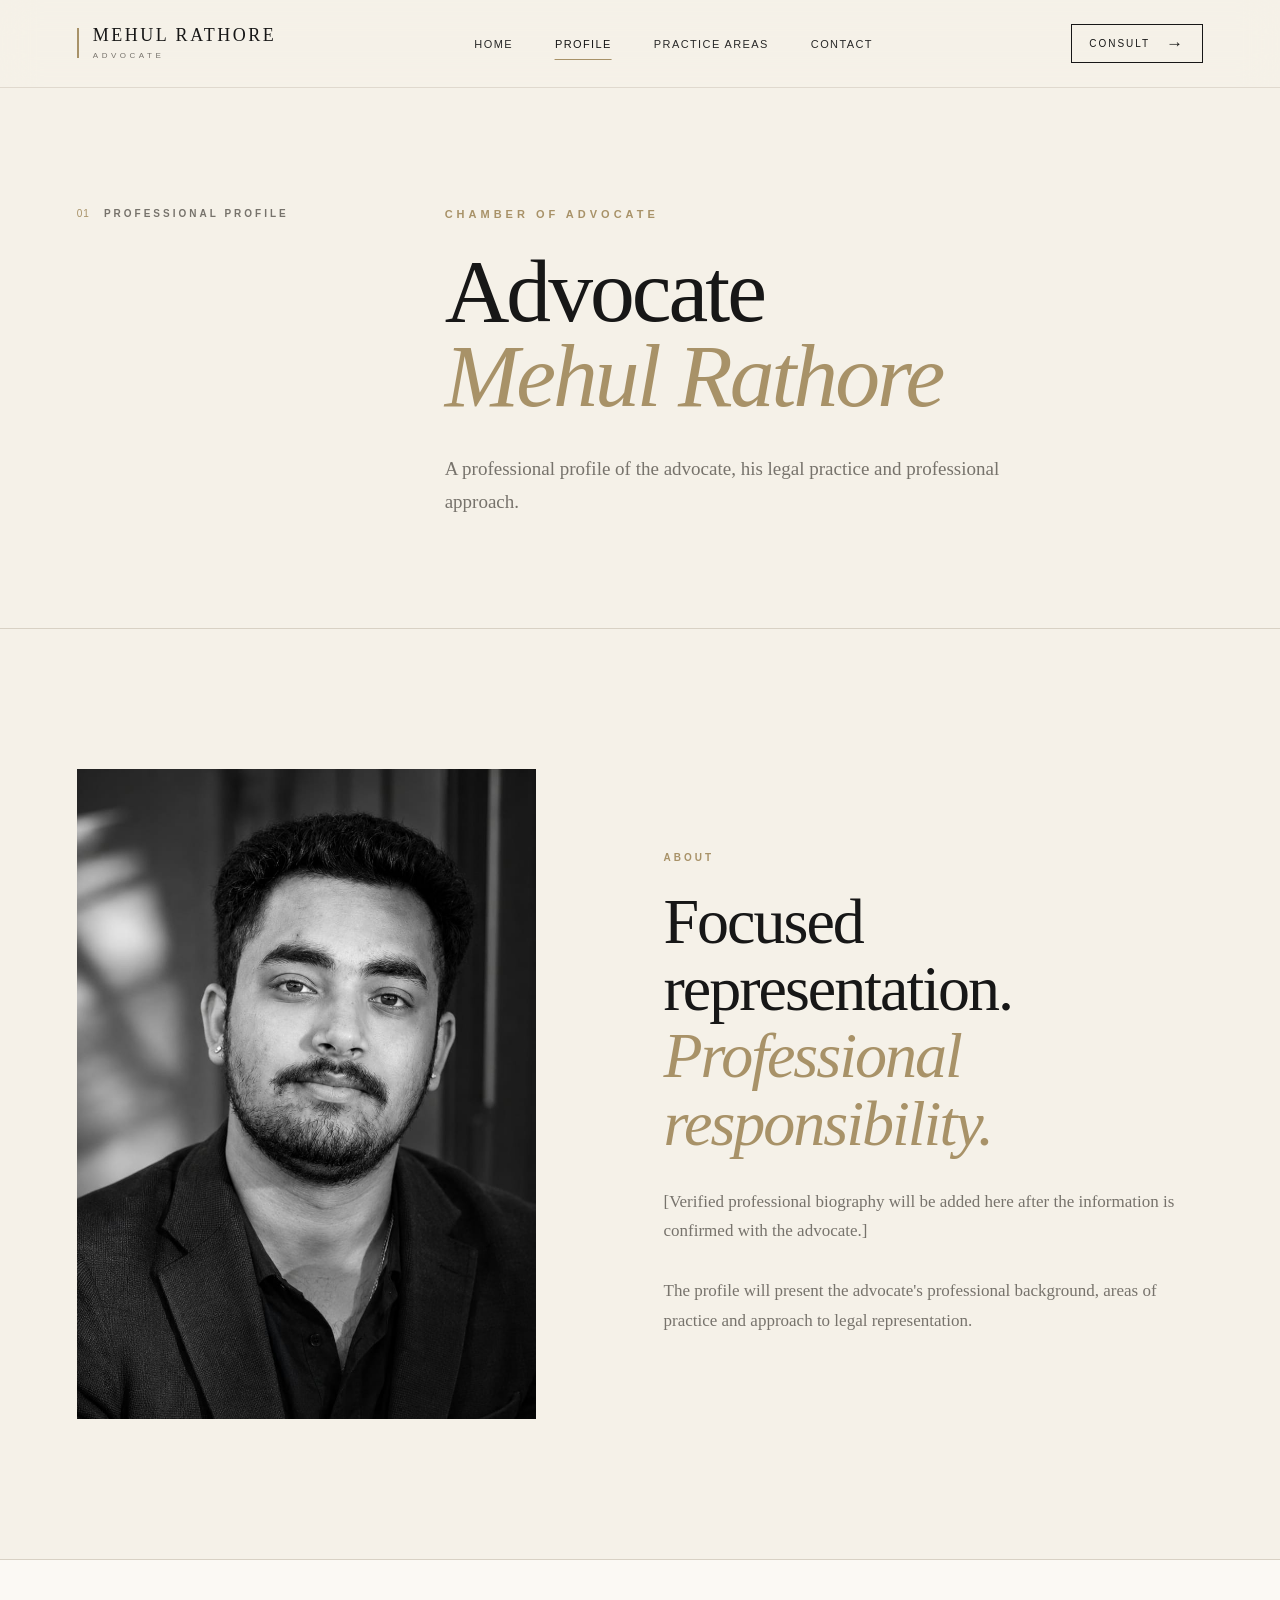
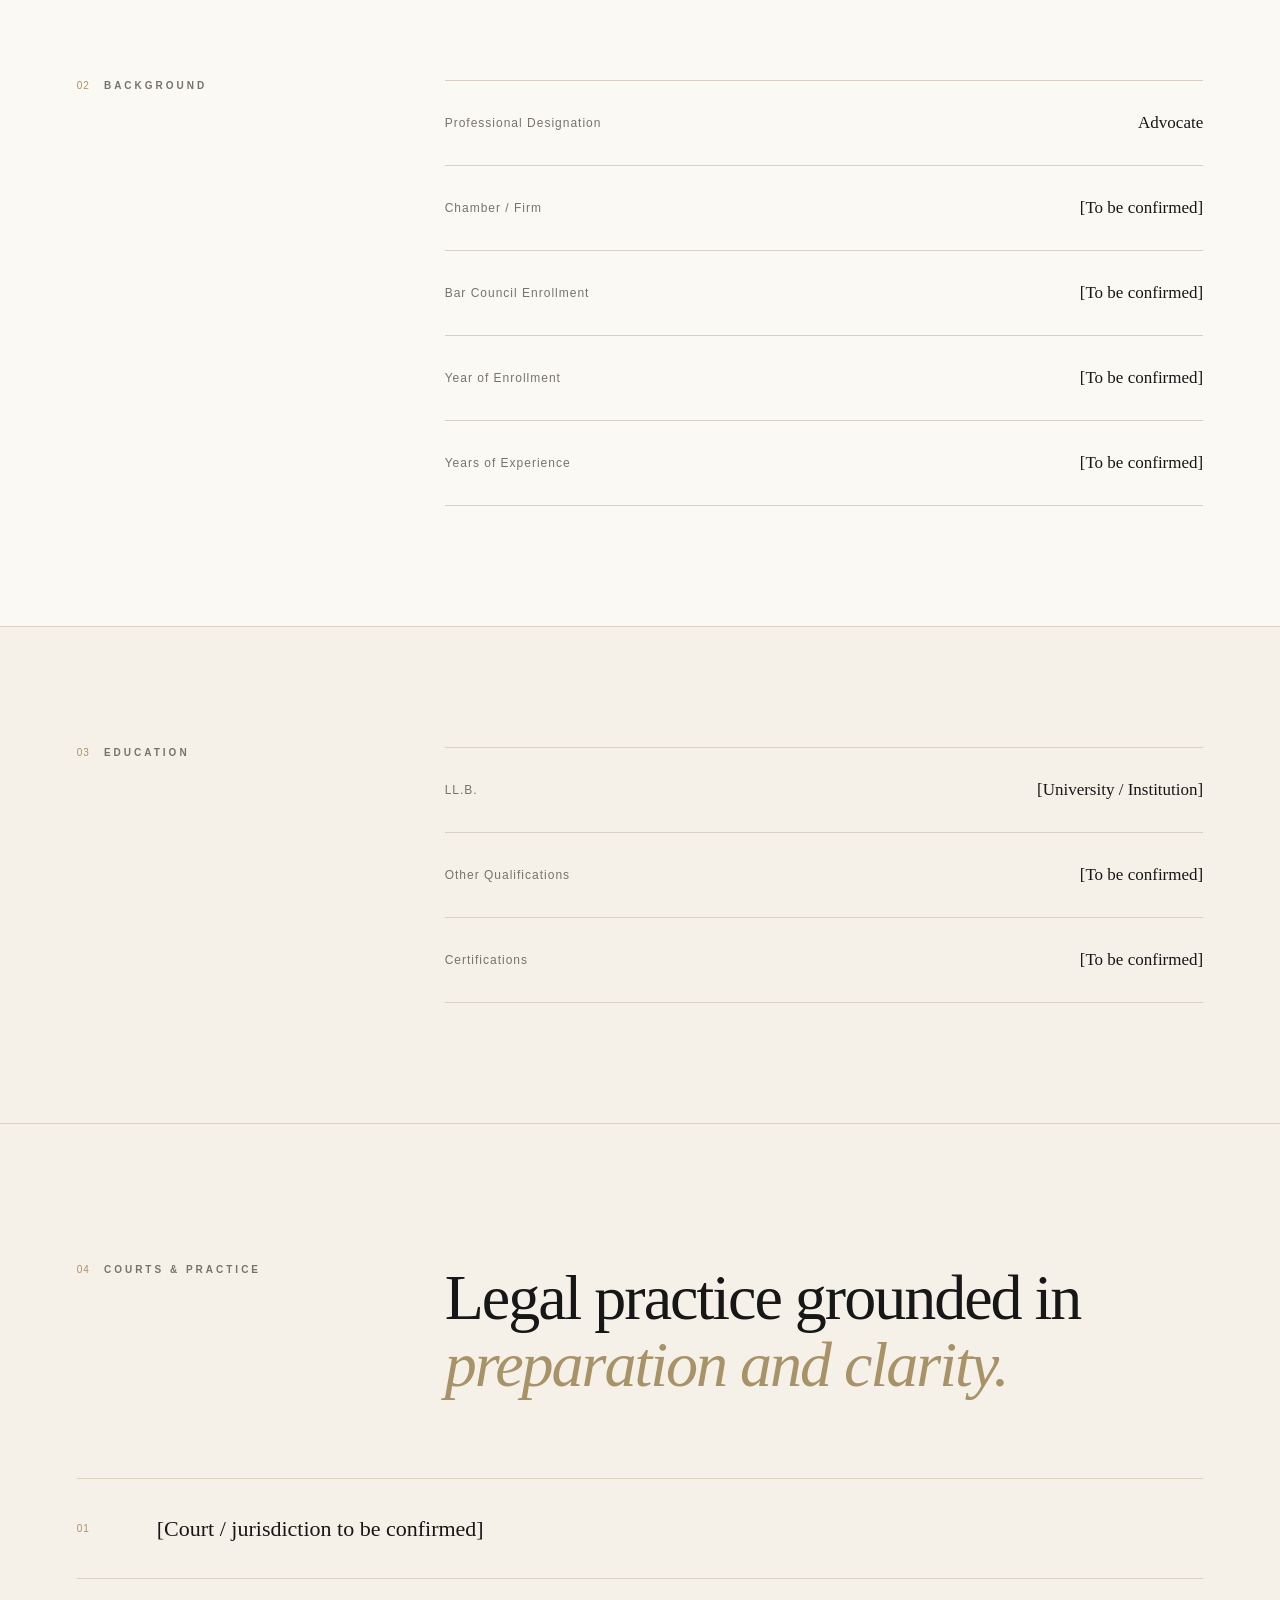
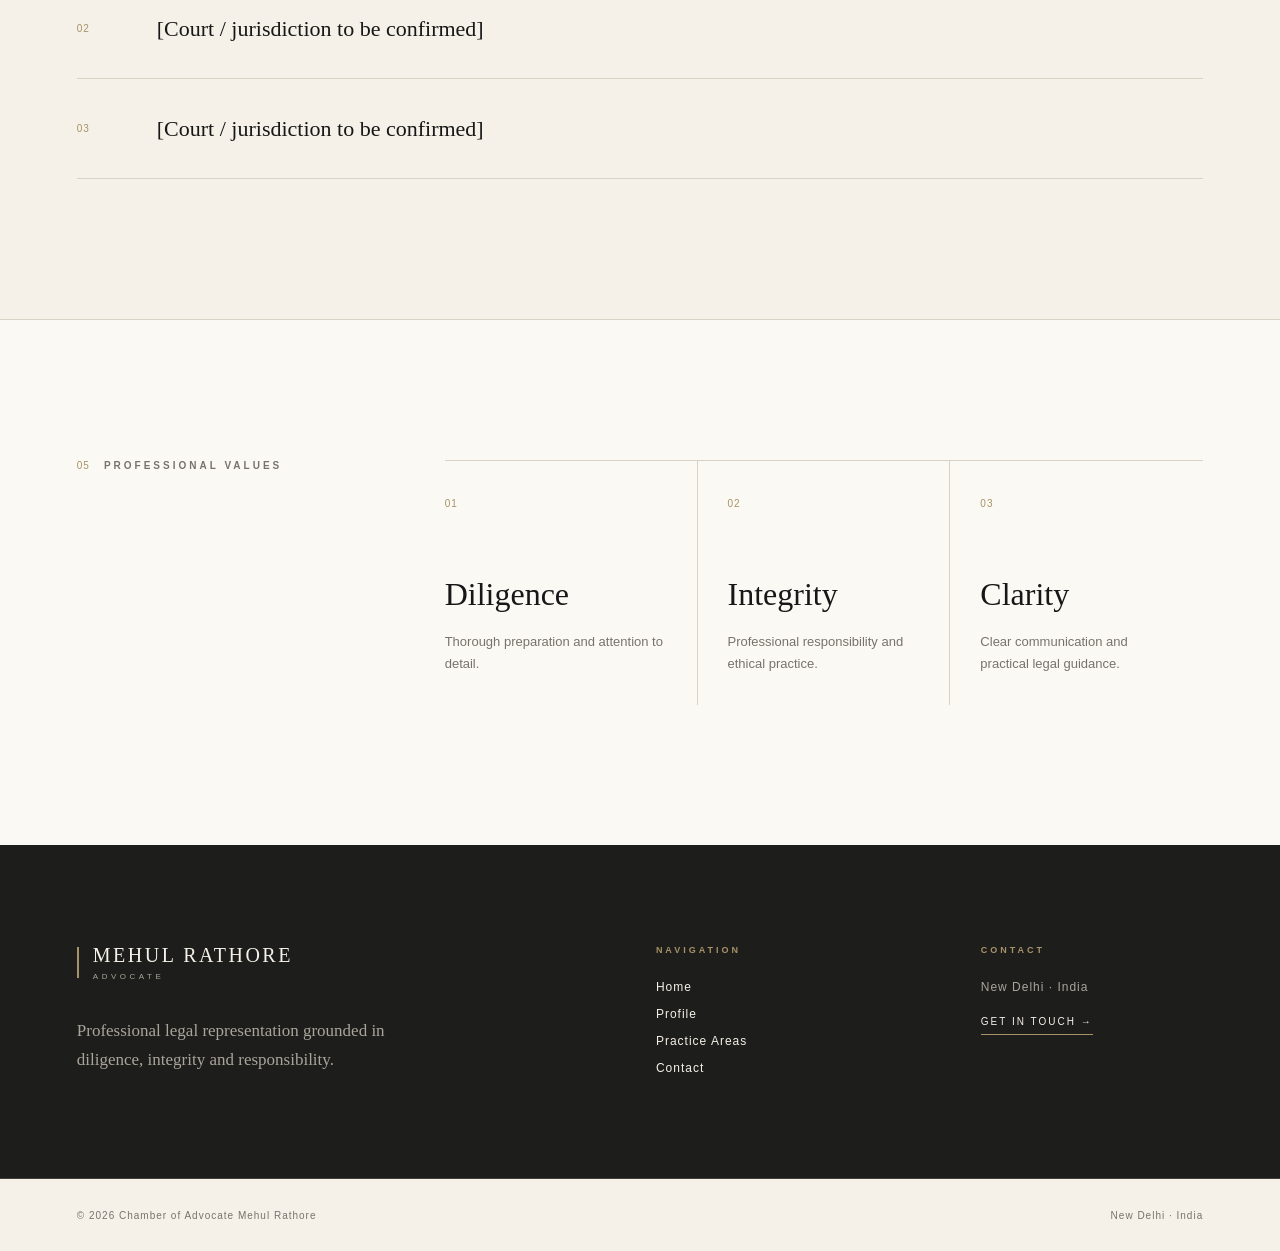
<file: profile.html>
<!DOCTYPE html>
<html lang="en">

<head>

    <meta charset="UTF-8">

    <meta name="viewport" content="width=device-width, initial-scale=1.0">

    <title>Profile | Advocate Mehul Rathore</title>

    <meta name="description" content="Professional profile of Advocate Mehul Rathore.">

    <link rel="stylesheet" href="css/style.css">

</head>


<body>


    <!-- ==================== NAVBAR ==================== -->

    <header class="navbar">

        <div class="logo">

            <span>MEHUL RATHORE</span>

            <small>ADVOCATE</small>

        </div>


        <nav class="nav-links">

            <a href="index.html">
                Home
            </a>

            <a href="profile.html" class="active">
                Profile
            </a>

            <a href="practice-areas.html">
                Practice Areas
            </a>

            <a href="contact.html">
                Contact
            </a>

        </nav>

        <button class="menu-toggle" aria-label="Open navigation menu">
            <span></span>
            <span></span>
            <span></span>
        </button>


        <a href="contact.html" class="nav-button">

            Consult

            <span>→</span>

        </a>

    </header>

    <nav class="mobile-menu">

        <a href="index.html">Home</a>

        <a href="profile.html">Profile</a>

        <a href="practice-areas.html">Practice Areas</a>

        <a href="contact.html">Contact</a>

    </nav>




    <!-- ==================== PROFILE PAGE ==================== -->

    <main>


        <!-- PAGE INTRO -->

        <section class="profile-hero">

            <div class="profile-label">

                <span>01</span>

                <p>PROFESSIONAL PROFILE</p>

            </div>


            <div class="profile-hero-content">

                <p class="eyebrow">
                    CHAMBER OF ADVOCATE
                </p>

                <h1>
                    Advocate
                    <em>Mehul Rathore</em>
                </h1>

                <p>
                    A professional profile of the advocate,
                    his legal practice and professional approach.
                </p>

            </div>

        </section>



        <!-- PROFILE INTRODUCTION -->

        <section class="profile-introduction">

            

            <div class="profile-photo">
                <img src="images/mehul-rathore.jpg" alt="Portrait of Advocate Mehul Rathore" class="profile-portrait">
            </div>


            <div class="profile-introduction-content">

                <p class="section-small-label">
                    ABOUT
                </p>

                <h2>
                    Focused representation.
                    <em>Professional responsibility.</em>
                </h2>

                <p>
                    [Verified professional biography will be
                    added here after the information is confirmed
                    with the advocate.]
                </p>

                <p>
                    The profile will present the advocate's
                    professional background, areas of practice
                    and approach to legal representation.
                </p>

            </div>

        </section>



        <!-- PROFESSIONAL BACKGROUND -->

        <section class="profile-information">

            <div class="profile-info-label">

                <span>02</span>

                <p>BACKGROUND</p>

            </div>


            <div class="profile-info-content">

                <div class="profile-info-row">

                    <span>Professional Designation</span>

                    <strong>
                        Advocate
                    </strong>

                </div>


                <div class="profile-info-row">

                    <span>Chamber / Firm</span>

                    <strong>
                        [To be confirmed]
                    </strong>

                </div>


                <div class="profile-info-row">

                    <span>Bar Council Enrollment</span>

                    <strong>
                        [To be confirmed]
                    </strong>

                </div>


                <div class="profile-info-row">

                    <span>Year of Enrollment</span>

                    <strong>
                        [To be confirmed]
                    </strong>

                </div>


                <div class="profile-info-row">

                    <span>Years of Experience</span>

                    <strong>
                        [To be confirmed]
                    </strong>

                </div>

            </div>

        </section>



        <!-- EDUCATION -->

        <section class="profile-information profile-education">

            <div class="profile-info-label">

                <span>03</span>

                <p>EDUCATION</p>

            </div>


            <div class="profile-info-content">

                <div class="profile-info-row">

                    <span>LL.B.</span>

                    <strong>
                        [University / Institution]
                    </strong>

                </div>


                <div class="profile-info-row">

                    <span>Other Qualifications</span>

                    <strong>
                        [To be confirmed]
                    </strong>

                </div>


                <div class="profile-info-row">

                    <span>Certifications</span>

                    <strong>
                        [To be confirmed]
                    </strong>

                </div>

            </div>

        </section>



        <!-- COURTS / PRACTICE -->

        <section class="profile-practice">

            <div class="profile-practice-header">

                <div class="profile-info-label">

                    <span>04</span>

                    <p>COURTS & PRACTICE</p>

                </div>

                <h2>
                    Legal practice grounded in
                    <em>preparation and clarity.</em>
                </h2>

            </div>


            <div class="court-list">

                <div class="court-item">

                    <span>01</span>

                    <p>
                        [Court / jurisdiction to be confirmed]
                    </p>

                </div>


                <div class="court-item">

                    <span>02</span>

                    <p>
                        [Court / jurisdiction to be confirmed]
                    </p>

                </div>


                <div class="court-item">

                    <span>03</span>

                    <p>
                        [Court / jurisdiction to be confirmed]
                    </p>

                </div>

            </div>

        </section>



        <!-- PROFESSIONAL VALUES -->

        <section class="profile-values">

            <div class="profile-info-label">

                <span>05</span>

                <p>PROFESSIONAL VALUES</p>

            </div>


            <div class="values-content">

                <div class="value-item">

                    <span>01</span>

                    <h3>Diligence</h3>

                    <p>
                        Thorough preparation and attention
                        to detail.
                    </p>

                </div>


                <div class="value-item">

                    <span>02</span>

                    <h3>Integrity</h3>

                    <p>
                        Professional responsibility and
                        ethical practice.
                    </p>

                </div>


                <div class="value-item">

                    <span>03</span>

                    <h3>Clarity</h3>

                    <p>
                        Clear communication and practical
                        legal guidance.
                    </p>

                </div>

            </div>

        </section>



        <!-- DISCLAIMER -->

        <!-- <section class="profile-disclaimer">

            <div>

                <p class="section-small-label">
                    DISCLAIMER
                </p>

                <h2>
                    Important information
                    <em>for visitors.</em>
                </h2>

            </div>


            <p>
                The final disclaimer and professional notices
                will be added after review and confirmation of
                the applicable wording before publication.
            </p>

        </section> -->


    </main>



    <!-- ==================== FOOTER ==================== -->

    <footer class="footer">

        <div class="footer-main">


            <div class="footer-brand">

                <div class="footer-logo">

                    <span>MEHUL RATHORE</span>

                    <small>ADVOCATE</small>

                </div>


                <p>
                    Professional legal representation grounded
                    in diligence, integrity and responsibility.
                </p>

            </div>



            <div class="footer-navigation">

                <p class="footer-heading">
                    NAVIGATION
                </p>

                <a href="index.html">
                    Home
                </a>

                <a href="profile.html">
                    Profile
                </a>

                <a href="practice-areas.html">
                    Practice Areas
                </a>

                <a href="contact.html">
                    Contact
                </a>

            </div>



            <div class="footer-contact">

                <p class="footer-heading">
                    CONTACT
                </p>

                <p>
                    New Delhi · India
                </p>

                <a href="contact.html">
                    Get in touch →
                </a>

            </div>


        </div>


        <div class="footer-bottom">

            <p>
                © 2026 Chamber of Advocate Mehul Rathore
            </p>

            <p>
                New Delhi · India
            </p>

        </div>

    </footer>
    <script src="script.js"></script>

</body>

</html>
</file>
<file: css/style.css>
/* ==================== DESIGN SYSTEM ==================== */

:root {

    --background: #F5F1E8;
    --surface: #FBF9F4;

    --dark: #171717;
    --text: #292929;
    --muted: #77736C;

    --accent: #A89268;

    --border: #D8D1C4;

}


/* ==================== RESET ==================== */

* {
    box-sizing: border-box;
    margin: 0;
    padding: 0;
}


html {
    scroll-behavior: smooth;
}


body {
    background-color: var(--background);
    color: var(--text);

    font-family: Arial, Helvetica, sans-serif;

    min-height: 100vh;
}


/* ==================== NAVBAR ==================== */

/* ==================== NAVBAR ==================== */

.navbar {

    width: 100%;
    min-height: 88px;

    padding: 20px 6vw;

    display: flex;
    align-items: center;
    justify-content: space-between;

    border-bottom: 1px solid rgba(216, 209, 196, 0.75);

    background: rgba(245, 241, 232, 0.72);

    backdrop-filter: blur(18px);
    -webkit-backdrop-filter: blur(18px);

    position: sticky;
    top: 0;

    z-index: 100;

    transition:
        background-color 0.3s ease,
        box-shadow 0.3s ease;
}


/* ---------- Logo ---------- */

.logo {

    display: flex;
    flex-direction: column;

    line-height: 1.05;

    position: relative;

    padding-left: 16px;
    text-decoration: none;
}


/* Small vertical gold line */

.logo::before {

    content: "";

    position: absolute;

    left: 0;
    top: 2px;

    width: 2px;
    height: 30px;

    background-color: var(--accent);
}


.logo span {

    font-family: Georgia, "Times New Roman", serif;

    font-size: 18px;

    letter-spacing: 2.5px;

    color: var(--dark);

    font-weight: 400;
}


.logo small {

    margin-top: 7px;

    font-size: 8px;

    letter-spacing: 3.5px;

    color: var(--muted);

    text-transform: uppercase;
}


/* ---------- Navigation ---------- */

.nav-links {

    display: flex;

    align-items: center;

    gap: 42px;
}


.nav-links a {

    position: relative;

    text-decoration: none;

    color: var(--text);

    font-size: 11px;

    font-weight: 500;

    letter-spacing: 1.4px;

    text-transform: uppercase;

    padding: 8px 0;

    transition:
        color 0.3s ease,
        opacity 0.3s ease;
}


.nav-links a:hover {

    color: var(--accent);
}


/* Gold underline */

.nav-links a::after {

    content: "";

    position: absolute;

    left: 50%;
    bottom: -2px;

    width: 0;
    height: 1px;

    background-color: var(--accent);

    transform: translateX(-50%);

    transition: width 0.3s ease;
}


.nav-links a:hover::after,
.nav-links a.active::after {

    width: 100%;
}


/* Active link */

.nav-links a.active {

    color: var(--dark);

}


/* ---------- Navbar Button ---------- */

.nav-button {

    display: inline-flex;

    align-items: center;
    justify-content: center;

    gap: 16px;

    min-width: 116px;

    padding: 13px 17px;

    border: 1px solid var(--dark);

    color: var(--dark);

    text-decoration: none;

    font-size: 10px;

    font-weight: 500;

    letter-spacing: 2px;

    text-transform: uppercase;

    background: transparent;

    transition:
        background-color 0.3s ease,
        color 0.3s ease,
        border-color 0.3s ease;
}


.nav-button span {

    font-size: 17px;

    line-height: 0;

    transition: transform 0.3s ease;
}


.nav-button:hover {

    background-color: var(--dark);

    border-color: var(--dark);

    color: var(--background);
}


.nav-button:hover span {

    transform: translateX(4px);
}


/* ==================== HERO ==================== */

.hero {

    min-height: calc(100vh - 82px);

    padding: 80px 6vw;

    display: grid;

    grid-template-columns: 1fr 0.85fr;

    gap: 8vw;

    align-items: center;
}




/* ---------- Hero Content ---------- */

.hero-content {

    max-width: 680px;
}


.eyebrow {

    margin-bottom: 28px;

    font-size: 11px;

    letter-spacing: 4px;

    color: var(--accent);

    font-weight: 600;
}


.hero h1 {

    font-family: Georgia, "Times New Roman", serif;

    font-size: clamp(70px, 9vw, 140px);

    line-height: 0.85;

    font-weight: 400;

    letter-spacing: -5px;

    color: var(--dark);
}


.hero h1 em {

    font-style: italic;

    color: var(--accent);
}


.hero-role {

    margin-top: 32px;

    font-size: 13px;

    letter-spacing: 2px;

    text-transform: uppercase;

    color: var(--muted);
}


.hero-description {

    max-width: 470px;

    margin-top: 24px;

    font-family: Georgia, "Times New Roman", serif;

    font-size: 19px;

    line-height: 1.65;

    color: var(--text);
}


/* ---------- Primary Button ---------- */

.primary-button {

    display: inline-flex;

    align-items: center;

    gap: 25px;

    margin-top: 38px;

    padding: 16px 22px;

    background-color: var(--dark);

    color: var(--background);

    text-decoration: none;

    font-size: 11px;

    letter-spacing: 2px;

    text-transform: uppercase;

    transition: all 0.3s ease;
}


.primary-button span {

    font-size: 18px;

    transition: transform 0.3s ease;
}


.primary-button:hover {

    background-color: var(--accent);

}


.primary-button:hover span {

    transform: translateX(5px);
}


/* ==================== HERO IMAGE ==================== */

.hero-image {

    height: 650px;

    position: relative;

    display: flex;

    justify-content: flex-end;

}


/* Main portrait frame */

.image-placeholder {

    width: 88%;

    height: 100%;

    display: flex;

    align-items: center;

    justify-content: center;

    background-color: #DDD6C8;

    border: 1px solid var(--border);

    color: var(--muted);

    font-size: 10px;

    letter-spacing: 3px;

    text-align: center;

    line-height: 2;

    position: relative;

    overflow: hidden;

}


/* Decorative gold line */

.image-placeholder::before {

    content: "";

    position: absolute;

    top: 28px;

    right: 28px;

    width: 45px;

    height: 1px;

    background-color: var(--accent);

}


/* Decorative corner */

.image-placeholder::after {

    content: "";

    position: absolute;

    bottom: 28px;

    left: 28px;

    width: 45px;

    height: 1px;

    background-color: var(--accent);

}

/* ==================== ABOUT ==================== */

.about {

    padding: 140px 6vw;

    border-top: 1px solid var(--border);

    display: grid;

    grid-template-columns: 0.35fr 1fr;

    gap: 8vw;
}


/* ---------- Section Label ---------- */

.about-label {

    display: flex;

    align-items: flex-start;

    gap: 14px;
}


.about-label span {

    font-size: 10px;

    letter-spacing: 1px;

    color: var(--accent);
}


.about-label p {

    font-size: 10px;

    letter-spacing: 3px;

    color: var(--muted);

    font-weight: 600;
}


/* ---------- About Content ---------- */

.about-content {

    max-width: 780px;
}


.about-content h2 {

    font-family: Georgia, "Times New Roman", serif;

    font-size: clamp(42px, 5vw, 72px);

    line-height: 1.05;

    font-weight: 400;

    letter-spacing: -2px;

    color: var(--dark);
}


.about-content h2 em {

    color: var(--accent);

    font-style: italic;
}


.about-content > p {

    max-width: 560px;

    margin-top: 32px;

    font-family: Georgia, "Times New Roman", serif;

    font-size: 19px;

    line-height: 1.7;

    color: var(--muted);
}


/* ---------- Text Link ---------- */

.text-link {

    display: inline-flex;

    align-items: center;

    gap: 18px;

    margin-top: 38px;

    padding-bottom: 8px;

    border-bottom: 1px solid var(--dark);

    text-decoration: none;

    color: var(--dark);

    font-size: 10px;

    letter-spacing: 2px;

    text-transform: uppercase;

    transition: color 0.3s ease;
}


.text-link span {

    font-size: 17px;

    transition: transform 0.3s ease;
}


.text-link:hover {

    color: var(--accent);

}


.text-link:hover span {

    transform: translateX(5px);
}

/* ==================== PRACTICE AREAS ==================== */

.practice {

    padding: 140px 6vw;

    background-color: var(--surface);

    border-top: 1px solid var(--border);

}


/* ---------- Practice Header ---------- */

.practice-header {

    display: grid;

    grid-template-columns: 0.35fr 1fr;

    gap: 8vw;

    margin-bottom: 85px;

}


.section-label {

    display: flex;

    align-items: flex-start;

    gap: 14px;

}


.section-label span {

    font-size: 10px;

    letter-spacing: 1px;

    color: var(--accent);

}


.section-label p {

    font-size: 10px;

    letter-spacing: 3px;

    color: var(--muted);

    font-weight: 600;

}


.practice-intro {

    max-width: 500px;

}


.practice-intro p {

    font-family: Georgia, "Times New Roman", serif;

    font-size: 20px;

    line-height: 1.6;

    color: var(--muted);

}


/* ---------- Practice List ---------- */

.practice-list {

    border-top: 1px solid var(--border);

}


.practice-item {

    min-height: 105px;

    display: grid;

    grid-template-columns: 80px 1fr 50px;

    align-items: center;

    gap: 25px;

    border-bottom: 1px solid var(--border);

    text-decoration: none;

    color: var(--dark);

    transition:
        padding 0.35s ease,
        background-color 0.35s ease;

}


.practice-number {

    font-size: 10px;

    letter-spacing: 1px;

    color: var(--accent);

}


.practice-item h3 {

    font-family: Georgia, "Times New Roman", serif;

    font-size: clamp(24px, 3vw, 38px);

    font-weight: 400;

    letter-spacing: -0.5px;

    transition:
        color 0.3s ease,
        transform 0.3s ease;

}


.practice-arrow {

    font-size: 22px;

    color: var(--muted);

    transition:
        color 0.3s ease,
        transform 0.3s ease;

}


/* ---------- Practice Hover ---------- */

.practice-item:hover {

    padding-left: 18px;

    padding-right: 18px;

    background-color: rgba(216, 209, 196, 0.12);

}


.practice-item:hover h3 {

    color: var(--accent);

}


.practice-item:hover .practice-arrow {

    color: var(--accent);

    transform: translate(4px, -4px);

}


/* ---------- Practice Footer ---------- */

.practice-footer {

    margin-top: 45px;

}

/* ==================== PROFESSIONAL APPROACH ==================== */

.approach {

    padding: 140px 6vw;

    background-color: var(--background);

    border-top: 1px solid var(--border);

}


/* ---------- Approach Header ---------- */

.approach-header {

    display: grid;

    grid-template-columns: 0.35fr 1fr;

    gap: 8vw;

    margin-bottom: 90px;

}


.approach-heading {

    max-width: 760px;

}


.approach-heading h2 {

    font-family: Georgia, "Times New Roman", serif;

    font-size: clamp(42px, 5vw, 72px);

    line-height: 1.05;

    font-weight: 400;

    letter-spacing: -2px;

    color: var(--dark);

}


.approach-heading h2 em {

    color: var(--accent);

    font-style: italic;

}


/* ---------- Approach Grid ---------- */

.approach-grid {

    display: grid;

    grid-template-columns: repeat(3, 1fr);

    border-top: 1px solid var(--border);

}


.approach-item {

    min-height: 310px;

    padding: 32px 35px 35px 0;

    border-right: 1px solid var(--border);

}


.approach-item:not(:first-child) {

    padding-left: 35px;

}


.approach-item:last-child {

    border-right: none;

}


/* ---------- Number ---------- */

.approach-number {

    display: block;

    margin-bottom: 65px;

    font-size: 10px;

    letter-spacing: 1px;

    color: var(--accent);

}


/* ---------- Heading ---------- */

.approach-item h3 {

    font-family: Georgia, "Times New Roman", serif;

    font-size: 34px;

    font-weight: 400;

    color: var(--dark);

    margin-bottom: 18px;

}


/* ---------- Description ---------- */

.approach-item p {

    max-width: 280px;

    font-size: 14px;

    line-height: 1.7;

    color: var(--muted);

}


/* ---------- Hover ---------- */

.approach-item h3 {

    transition: color 0.3s ease;
}


.approach-item:hover h3 {

    color: var(--accent);

}

/* ==================== CONTACT CTA ==================== */

.contact-cta {

    padding: 150px 6vw 160px;

    background-color: var(--dark);

    color: var(--background);

    display: grid;

    grid-template-columns: 0.35fr 1fr;

    gap: 8vw;

    position: relative;

    overflow: hidden;
}


/* ---------- Decorative Gold Line ---------- */

.contact-cta::before {

    content: "";

    position: absolute;

    top: 0;
    left: 6vw;

    width: 90px;
    height: 1px;

    background-color: var(--accent);
}


/* ---------- Label ---------- */

.cta-label {

    display: flex;

    align-items: flex-start;

    gap: 14px;
}


.cta-label span {

    font-size: 10px;

    letter-spacing: 1px;

    color: var(--accent);
}


.cta-label p {

    font-size: 10px;

    letter-spacing: 3px;

    color: #AAA59B;

    font-weight: 600;
}


/* ---------- CTA Content ---------- */

.cta-content {

    max-width: 850px;
}


.cta-content h2 {

    font-family: Georgia, "Times New Roman", serif;

    font-size: clamp(50px, 6vw, 90px);

    line-height: 1;

    font-weight: 400;

    letter-spacing: -3px;

    color: var(--background);
}


.cta-content h2 em {

    color: var(--accent);

    font-style: italic;
}


/* ---------- CTA Description ---------- */

.cta-content > p {

    max-width: 500px;

    margin-top: 32px;

    font-family: Georgia, "Times New Roman", serif;

    font-size: 18px;

    line-height: 1.7;

    color: #AAA59B;
}


/* ---------- CTA Button ---------- */

.cta-button {

    display: inline-flex;

    align-items: center;

    gap: 25px;

    margin-top: 42px;

    padding: 17px 23px;

    background-color: var(--background);

    color: var(--dark);

    text-decoration: none;

    font-size: 10px;

    letter-spacing: 2px;

    text-transform: uppercase;

    transition:
        background-color 0.3s ease,
        color 0.3s ease;
}


.cta-button span {

    font-size: 18px;

    transition: transform 0.3s ease;
}


.cta-button:hover {

    background-color: var(--accent);

    color: var(--dark);
}


.cta-button:hover span {

    transform: translateX(5px);

}


/* ==================== FOOTER ==================== */

.footer {

    background-color: #1D1D1B;

    color: var(--background);

}


/* ---------- Main Footer ---------- */

.footer-main {

    padding: 100px 6vw 90px;

    display: grid;

    grid-template-columns: 1.5fr 0.7fr 0.7fr;

    gap: 8vw;

    border-bottom: 1px solid rgba(216, 209, 196, 0.18);

}


/* ---------- Footer Brand ---------- */

.footer-brand {

    max-width: 430px;

}


.footer-logo {

    display: flex;

    flex-direction: column;

    line-height: 1.05;

    position: relative;

    padding-left: 16px;

}


.footer-logo::before {

    content: "";

    position: absolute;

    left: 0;
    top: 2px;

    width: 2px;
    height: 31px;

    background-color: var(--accent);

}


.footer-logo span {

    font-family: Georgia, "Times New Roman", serif;

    font-size: 20px;

    letter-spacing: 2.5px;

    color: var(--background);

}


.footer-logo small {

    margin-top: 7px;

    font-size: 8px;

    letter-spacing: 3.5px;

    color: #AAA59B;

}


.footer-brand > p {

    max-width: 360px;

    margin-top: 35px;

    font-family: Georgia, "Times New Roman", serif;

    font-size: 17px;

    line-height: 1.7;

    color: #AAA59B;

}


/* ---------- Footer Headings ---------- */

.footer-heading {

    margin-bottom: 25px;

    font-size: 9px;

    letter-spacing: 3px;

    color: var(--accent);

    font-weight: 600;

}


/* ---------- Footer Navigation ---------- */

.footer-navigation {

    display: flex;

    flex-direction: column;

    align-items: flex-start;

}


.footer-navigation a {

    margin-bottom: 13px;

    color: var(--background);

    text-decoration: none;

    font-size: 12px;

    letter-spacing: 1px;

    transition: color 0.3s ease;

}


.footer-navigation a:hover {

    color: var(--accent);

}


/* ---------- Footer Contact ---------- */

.footer-contact {

    display: flex;

    flex-direction: column;

    align-items: flex-start;

}


.footer-contact > p:not(.footer-heading) {

    font-size: 12px;

    letter-spacing: 1px;

    color: #AAA59B;

}


.footer-contact a {

    margin-top: 22px;

    padding-bottom: 7px;

    border-bottom: 1px solid var(--accent);

    color: var(--background);

    text-decoration: none;

    font-size: 10px;

    letter-spacing: 2px;

    text-transform: uppercase;

    transition: color 0.3s ease;

}


.footer-contact a:hover {

    color: var(--accent);

}


/* ---------- Footer Bottom ---------- */

.footer-bottom {

    min-height: 72px;

    padding: 20px 6vw;

    display: flex;

    align-items: center;

    justify-content: space-between;

    background-color: var(--background);

    color: var(--muted);

}


.footer-bottom p {

    font-size: 10px;

    letter-spacing: 1px;

}

/* ==================== PROFILE PAGE ==================== */


/* ---------- Profile Hero ---------- */

.profile-hero {

    padding: 120px 6vw 110px;

    display: grid;

    grid-template-columns: 0.35fr 1fr;

    gap: 8vw;

    border-bottom: 1px solid var(--border);

}


.profile-label {

    display: flex;

    align-items: flex-start;

    gap: 14px;
}


.profile-label span {

    font-size: 10px;

    color: var(--accent);

    letter-spacing: 1px;
}


.profile-label p {

    font-size: 10px;

    letter-spacing: 3px;

    color: var(--muted);

    font-weight: 600;
}


.profile-hero-content {

    max-width: 900px;
}


.profile-hero-content h1 {

    font-family: Georgia, "Times New Roman", serif;

    font-size: clamp(55px, 7vw, 100px);

    line-height: 0.95;

    font-weight: 400;

    letter-spacing: -3px;

    color: var(--dark);
}


.profile-hero-content h1 em {

    display: block;

    color: var(--accent);

    font-style: italic;
}


.profile-hero-content > p:last-child {

    max-width: 560px;

    margin-top: 35px;

    font-family: Georgia, "Times New Roman", serif;

    font-size: 19px;

    line-height: 1.7;

    color: var(--muted);
}


/* ---------- Profile Introduction ---------- */

.profile-introduction {

    padding: 140px 6vw;

    display: grid;

    grid-template-columns: 0.85fr 1fr;

    gap: 10vw;

    align-items: center;

}


.profile-photo {

    height: 650px;
}


.profile-photo-placeholder {

    width: 100%;

    height: 100%;

    display: flex;

    align-items: center;

    justify-content: center;

    background-color: #DDD6C8;

    border: 1px solid var(--border);

    color: var(--muted);

    font-size: 10px;

    letter-spacing: 3px;

    line-height: 2;

    text-align: center;
}


.profile-introduction-content {

    max-width: 650px;
}


.section-small-label {

    font-size: 10px;

    letter-spacing: 3px;

    color: var(--accent);

    font-weight: 600;
}


.profile-introduction-content h2 {

    margin-top: 25px;

    font-family: Georgia, "Times New Roman", serif;

    font-size: clamp(42px, 5vw, 68px);

    line-height: 1.05;

    font-weight: 400;

    letter-spacing: -2px;

    color: var(--dark);
}


.profile-introduction-content h2 em {

    color: var(--accent);

    font-style: italic;
}


.profile-introduction-content > p:not(.section-small-label) {

    max-width: 550px;

    margin-top: 30px;

    font-family: Georgia, "Times New Roman", serif;

    font-size: 17px;

    line-height: 1.75;

    color: var(--muted);
}


/* ---------- Information Sections ---------- */

.profile-information {

    padding: 120px 6vw;

    background-color: var(--surface);

    border-top: 1px solid var(--border);

    display: grid;

    grid-template-columns: 0.35fr 1fr;

    gap: 8vw;
}


.profile-info-label {

    display: flex;

    align-items: flex-start;

    gap: 14px;
}


.profile-info-label span {

    font-size: 10px;

    color: var(--accent);

    letter-spacing: 1px;
}


.profile-info-label p {

    font-size: 10px;

    letter-spacing: 3px;

    color: var(--muted);

    font-weight: 600;
}


.profile-info-content {

    border-top: 1px solid var(--border);
}


.profile-info-row {

    min-height: 85px;

    padding: 20px 0;

    display: flex;

    align-items: center;

    justify-content: space-between;

    gap: 30px;

    border-bottom: 1px solid var(--border);
}


.profile-info-row span {

    font-size: 12px;

    letter-spacing: 1px;

    color: var(--muted);
}


.profile-info-row strong {

    font-family: Georgia, "Times New Roman", serif;

    font-size: 17px;

    font-weight: 400;

    color: var(--dark);

    text-align: right;
}


.profile-education {

    background-color: var(--background);

}


/* ---------- Courts & Practice ---------- */

.profile-practice {

    padding: 140px 6vw;

    border-top: 1px solid var(--border);
}


.profile-practice-header {

    display: grid;

    grid-template-columns: 0.35fr 1fr;

    gap: 8vw;

    margin-bottom: 80px;
}


.profile-practice-header h2 {

    max-width: 800px;

    font-family: Georgia, "Times New Roman", serif;

    font-size: clamp(42px, 5vw, 70px);

    line-height: 1.05;

    font-weight: 400;

    letter-spacing: -2px;

    color: var(--dark);
}


.profile-practice-header h2 em {

    color: var(--accent);

    font-style: italic;
}


.court-list {

    border-top: 1px solid var(--border);
}


.court-item {

    min-height: 100px;

    display: grid;

    grid-template-columns: 80px 1fr;

    align-items: center;

    border-bottom: 1px solid var(--border);
}


.court-item span {

    font-size: 10px;

    color: var(--accent);

    letter-spacing: 1px;
}


.court-item p {

    font-family: Georgia, "Times New Roman", serif;

    font-size: 22px;

    color: var(--dark);
}


/* ---------- Values ---------- */

.profile-values {

    padding: 140px 6vw;

    background-color: var(--surface);

    border-top: 1px solid var(--border);

    display: grid;

    grid-template-columns: 0.35fr 1fr;

    gap: 8vw;
}


.values-content {

    display: grid;

    grid-template-columns: repeat(3, 1fr);

    border-top: 1px solid var(--border);
}


.value-item {

    padding: 32px 30px 30px 0;

    border-right: 1px solid var(--border);
}


.value-item:not(:first-child) {

    padding-left: 30px;
}


.value-item:last-child {

    border-right: none;
}


.value-item > span {

    font-size: 10px;

    color: var(--accent);

    letter-spacing: 1px;
}


.value-item h3 {

    margin-top: 65px;

    font-family: Georgia, "Times New Roman", serif;

    font-size: 32px;

    font-weight: 400;

    color: var(--dark);
}


.value-item p {

    max-width: 240px;

    margin-top: 18px;

    font-size: 13px;

    line-height: 1.7;

    color: var(--muted);
}


/* ---------- Disclaimer ---------- */

.profile-disclaimer {

    padding: 120px 6vw;

    display: grid;

    grid-template-columns: 0.75fr 1fr;

    gap: 10vw;

    border-top: 1px solid var(--border);

}


.profile-disclaimer h2 {

    margin-top: 25px;

    font-family: Georgia, "Times New Roman", serif;

    font-size: clamp(40px, 5vw, 65px);

    line-height: 1.05;

    font-weight: 400;

    letter-spacing: -2px;

}


.profile-disclaimer h2 em {

    color: var(--accent);

    font-style: italic;
}


.profile-disclaimer > p:last-child {

    max-width: 600px;

    font-family: Georgia, "Times New Roman", serif;

    font-size: 17px;

    line-height: 1.75;

    color: var(--muted);

}

/* ==================== PRACTICE PAGE ==================== */


/* ---------- Page Hero ---------- */

.practice-page-hero {

    padding: 120px 6vw 110px;

    display: grid;

    grid-template-columns: 0.35fr 1fr;

    gap: 8vw;

    border-bottom: 1px solid var(--border);

}


.practice-page-label {

    display: flex;

    align-items: flex-start;

    gap: 14px;
}


.practice-page-label span {

    font-size: 10px;

    letter-spacing: 1px;

    color: var(--accent);
}


.practice-page-label p {

    font-size: 10px;

    letter-spacing: 3px;

    color: var(--muted);

    font-weight: 600;
}


.practice-page-heading {

    max-width: 900px;
}


.practice-page-heading h1 {

    font-family: Georgia, "Times New Roman", serif;

    font-size: clamp(65px, 8vw, 120px);

    line-height: 0.9;

    font-weight: 400;

    letter-spacing: -4px;

    color: var(--dark);
}


.practice-page-heading h1 em {

    display: block;

    color: var(--accent);

    font-style: italic;
}


.practice-page-heading > p:last-child {

    max-width: 560px;

    margin-top: 35px;

    font-family: Georgia, "Times New Roman", serif;

    font-size: 19px;

    line-height: 1.7;

    color: var(--muted);
}


/* ---------- Practice Introduction ---------- */

.practice-page-intro {

    padding: 140px 6vw;

    border-bottom: 1px solid var(--border);

}


.practice-page-intro h2 {

    max-width: 900px;

    margin-top: 25px;

    font-family: Georgia, "Times New Roman", serif;

    font-size: clamp(45px, 5vw, 72px);

    line-height: 1.05;

    font-weight: 400;

    letter-spacing: -2px;

    color: var(--dark);
}


.practice-page-intro h2 em {

    color: var(--accent);

    font-style: italic;
}


.practice-page-intro > p:last-child {

    max-width: 560px;

    margin-top: 32px;

    font-family: Georgia, "Times New Roman", serif;

    font-size: 18px;

    line-height: 1.7;

    color: var(--muted);
}


/* ---------- Practice Detail ---------- */

.practice-detail {

    min-height: 520px;

    padding: 100px 6vw;

    display: grid;

    grid-template-columns: 0.35fr 1fr;

    gap: 8vw;

    align-items: center;

    border-bottom: 1px solid var(--border);

}


.practice-detail-alt {

    background-color: var(--surface);

}


.practice-detail-number {

    font-size: 11px;

    letter-spacing: 2px;

    color: var(--accent);

}


.practice-detail-content {

    max-width: 800px;
}


.practice-detail-content h2 {

    font-family: Georgia, "Times New Roman", serif;

    font-size: clamp(45px, 6vw, 82px);

    line-height: 1;

    font-weight: 400;

    letter-spacing: -3px;

    color: var(--dark);
}


.practice-detail-content > p {

    max-width: 540px;

    margin-top: 30px;

    font-family: Georgia, "Times New Roman", serif;

    font-size: 18px;

    line-height: 1.75;

    color: var(--muted);
}


/* ---------- Practice Meta ---------- */

.practice-detail-meta {

    max-width: 540px;

    margin-top: 55px;

    padding-top: 15px;

    display: flex;

    justify-content: space-between;

    border-top: 1px solid var(--border);
}


.practice-detail-meta span {

    font-size: 9px;

    letter-spacing: 2px;

    color: var(--muted);
}

/* =========================================
   CONTACT PAGE
========================================= */

.contact-page-hero {
    padding: 130px 6vw 150px;
    display: grid;
    grid-template-columns: .35fr 1fr;
    gap: 8vw;
    border-bottom: 1px solid var(--border);
}

.contact-page-label {
    display: flex;
    align-items: flex-start;
    gap: 14px;
}

.contact-page-label span {
    font-size: 10px;
    letter-spacing: 1px;
    color: var(--accent);
}

.contact-page-label p {
    font-size: 10px;
    letter-spacing: 3px;
    color: var(--muted);
    font-weight: 600;
}

.contact-page-heading {
    max-width: 900px;
}

.contact-eyebrow {
    margin-bottom: 28px;
    font-size: 11px;
    letter-spacing: 4px;
    color: var(--accent);
    font-weight: 600;
}

.contact-page-heading h1 {
    font-family: Georgia, "Times New Roman", serif;
    font-size: clamp(65px, 8vw, 120px);
    line-height: .9;
    font-weight: 400;
    letter-spacing: -4px;
    color: var(--dark);
}

.contact-page-heading h1 em {
    color: var(--accent);
    font-style: italic;
}

.contact-page-description {
    max-width: 560px;
    margin-top: 38px;
    font-family: Georgia, "Times New Roman", serif;
    font-size: 19px;
    line-height: 1.7;
    color: var(--muted);
}


/* =========================================
   CONTACT MAIN
========================================= */

.contact-main {
    padding: 140px 6vw;
    display: grid;
    grid-template-columns: .8fr 1.2fr;
    gap: 10vw;
    background-color: var(--surface);
    border-bottom: 1px solid var(--border);
}

.contact-information {
    display: flex;
    flex-direction: column;
}

.contact-info-content {
    margin-top: 80px;
    max-width: 500px;
}

.contact-info-content h2 {
    font-family: Georgia, "Times New Roman", serif;
    font-size: clamp(40px, 4.5vw, 65px);
    line-height: 1.05;
    font-weight: 400;
    letter-spacing: -2px;
    color: var(--dark);
}

.contact-info-content h2 em {
    color: var(--accent);
    font-style: italic;
}

.contact-info-content > p {
    margin-top: 30px;
    font-family: Georgia, "Times New Roman", serif;
    font-size: 17px;
    line-height: 1.75;
    color: var(--muted);
}

.contact-details {
    margin-top: 60px;
    border-top: 1px solid var(--border);
}

.contact-detail {
    padding: 23px 0;
    border-bottom: 1px solid var(--border);
}

.contact-detail span {
    display: block;
    margin-bottom: 9px;
    font-size: 9px;
    letter-spacing: 3px;
    color: var(--accent);
    font-weight: 600;
}

.contact-detail p {
    font-size: 13px;
    letter-spacing: .5px;
    color: var(--text);
}


/* =========================================
   CONTACT FORM
========================================= */

.contact-form-wrapper {
    padding: 50px;
    background-color: var(--background);
    border: 1px solid var(--border);
}

.form-heading {
    display: flex;
    align-items: flex-start;
    gap: 20px;
    padding-bottom: 35px;
    border-bottom: 1px solid var(--border);
}

.form-heading > span {
    font-size: 10px;
    letter-spacing: 1px;
    color: var(--accent);
}

.form-heading p {
    margin-bottom: 10px;
    font-size: 9px;
    letter-spacing: 3px;
    color: var(--muted);
    font-weight: 600;
}

.form-heading h3 {
    font-family: Georgia, "Times New Roman", serif;
    font-size: 35px;
    font-weight: 400;
    color: var(--dark);
}


/* Form rows */

.form-row {
    display: grid;
    grid-template-columns: 1fr 1fr;
    gap: 25px;
}

.contact-form {
    padding-top: 35px;
}

.form-group {
    display: flex;
    flex-direction: column;
    margin-bottom: 28px;
}

.form-group label {
    margin-bottom: 11px;
    font-size: 9px;
    letter-spacing: 2px;
    color: var(--text);
    text-transform: uppercase;
    font-weight: 600;
}

.form-group input,
.form-group select,
.form-group textarea {
    width: 100%;
    padding: 15px 0;
    border: none;
    border-bottom: 1px solid var(--border);
    outline: none;
    background-color: transparent;
    color: var(--dark);
    font-family: Arial, Helvetica, sans-serif;
    font-size: 13px;
    transition: border-color .3s ease;
}

.form-group input::placeholder,
.form-group textarea::placeholder {
    color: #AAA59B;
}

.form-group select {
    cursor: pointer;
}

.form-group textarea {
    resize: vertical;
    min-height: 150px;
    line-height: 1.7;
}

.form-group input:focus,
.form-group select:focus,
.form-group textarea:focus {
    border-bottom-color: var(--accent);
}


/* Form note */

.form-note {
    display: flex;
    align-items: flex-start;
    gap: 13px;
    margin-top: 5px;
    padding: 18px;
    background-color: rgba(216, 209, 196, .18);
}

.form-note span {
    width: 18px;
    height: 18px;
    flex-shrink: 0;
    display: flex;
    align-items: center;
    justify-content: center;
    border: 1px solid var(--accent);
    border-radius: 50%;
    font-size: 10px;
    color: var(--accent);
}

.form-note p {
    font-size: 10px;
    line-height: 1.6;
    color: var(--muted);
}


/* Submit button */

.form-submit {
    display: inline-flex;
    align-items: center;
    gap: 25px;
    margin-top: 30px;
    padding: 17px 23px;
    border: 1px solid var(--dark);
    background-color: var(--dark);
    color: var(--background);
    font-family: Arial, Helvetica, sans-serif;
    font-size: 10px;
    letter-spacing: 2px;
    text-transform: uppercase;
    cursor: pointer;
    transition: background-color .3s ease,
                color .3s ease,
                border-color .3s ease;
}

.form-submit span {
    font-size: 18px;
    transition: transform .3s ease;
}

.form-submit:hover {
    background-color: var(--accent);
    border-color: var(--accent);
    color: var(--dark);
}

.form-submit:hover span {
    transform: translateX(5px);
}

.form-submit:disabled {
    opacity: .65;
    cursor: wait;
}

.form-status {
    min-height: 1.5em;
    margin-top: 16px;
    font-size: 13px;
    line-height: 1.5;
}

.form-status.success {
    color: #2f6b43;
}

.form-status.error {
    color: #a33b32;
}


/* =========================================
   CONTACT DISCLAIMER
========================================= */

.contact-disclaimer {
    padding: 120px 6vw;
    display: grid;
    grid-template-columns: .35fr 1fr;
    gap: 8vw;
    border-bottom: 1px solid var(--border);
}

.contact-disclaimer-content {
    max-width: 760px;
}

.contact-disclaimer-content h2 {
    font-family: Georgia, "Times New Roman", serif;
    font-size: clamp(40px, 5vw, 68px);
    line-height: 1.05;
    font-weight: 400;
    letter-spacing: -2px;
    color: var(--dark);
}

.contact-disclaimer-content h2 em {
    color: var(--accent);
    font-style: italic;
}

.contact-disclaimer-content p {
    max-width: 600px;
    margin-top: 30px;
    font-family: Georgia, "Times New Roman", serif;
    font-size: 17px;
    line-height: 1.75;
    color: var(--muted);
}

/* =========================================
   MOBILE MENU BUTTON
========================================= */

.menu-toggle {
    display: none;
    width: 42px;
    height: 42px;
    padding: 0;
    border: none;
    background: transparent;
    cursor: pointer;

    flex-direction: column;
    align-items: center;
    justify-content: center;
    gap: 6px;
}

.menu-toggle span {
    display: block;
    width: 22px;
    height: 1px;
    background-color: var(--dark);

    transition:
        transform .3s ease,
        opacity .3s ease;
}


/* =========================================
   MOBILE NAVIGATION
========================================= */

.mobile-menu {
    display: none;
}

/* =========================================
   DISCLAIMER MODAL
========================================= */

.disclaimer-overlay {
    position: fixed;
    inset: 0;

    display: flex;
    align-items: center;
    justify-content: center;

    padding: 30px;

    background-color: rgba(23, 23, 23, 0.78);

    backdrop-filter: blur(5px);
    -webkit-backdrop-filter: blur(5px);

    z-index: 9999;

    opacity: 0;
    visibility: hidden;

    transition:
        opacity .35s ease,
        visibility .35s ease;
}

.disclaimer-overlay.show {
    opacity: 1;
    visibility: visible;
}


/* Modal */

.disclaimer-modal {
    width: min(900px, 100%);
    max-height: 90vh;

    padding: 55px 65px;

    overflow-y: auto;

    background-color: var(--background);
    border: 1px solid var(--border);

    box-shadow: 0 25px 80px rgba(0, 0, 0, .25);

    transform: translateY(20px);

    transition: transform .4s ease;
}

.disclaimer-overlay.show .disclaimer-modal {
    transform: translateY(0);
}


/* Logo / Mark */

.disclaimer-mark {
    width: 58px;
    height: 58px;

    margin: 0 auto 25px;

    display: flex;
    align-items: center;
    justify-content: center;

    border: 1px solid var(--dark);

    position: relative;
}

.disclaimer-mark::before {
    content: "";

    position: absolute;

    top: -7px;
    left: 7px;

    width: 42px;
    height: 1px;

    background-color: var(--accent);
}

.disclaimer-mark span {
    font-family: Georgia, "Times New Roman", serif;

    font-size: 15px;
    letter-spacing: 2px;

    color: var(--dark);
}


/* Heading */

.disclaimer-eyebrow {
    margin-bottom: 18px;

    text-align: center;

    font-size: 9px;
    letter-spacing: 3px;

    color: var(--accent);

    font-weight: 600;
}

.disclaimer-modal h2 {
    margin-bottom: 38px;

    text-align: center;

    font-family: Georgia, "Times New Roman", serif;

    font-size: clamp(34px, 4vw, 52px);

    line-height: 1;

    font-weight: 400;

    letter-spacing: -1.5px;

    color: var(--dark);
}

.disclaimer-modal h2 em {
    color: var(--accent);
    font-style: italic;
}


/* Text */

.disclaimer-text {
    padding-top: 28px;

    border-top: 1px solid var(--border);
}

.disclaimer-text p {
    margin-bottom: 20px;

    font-size: 13px;
    line-height: 1.75;

    color: var(--text);
}

.disclaimer-text p:last-child {
    margin-bottom: 0;
}


/* Confirmation */

.disclaimer-confirmation {
    margin-top: 30px;

    padding: 18px 20px;

    background-color: rgba(216, 209, 196, .18);

    border-left: 2px solid var(--accent);
}

.disclaimer-confirmation p {
    font-size: 11px;
    line-height: 1.65;

    color: var(--muted);
}


/* Buttons */

.disclaimer-actions {
    display: flex;

    justify-content: center;

    gap: 8px;

    margin-top: 35px;
}

.disclaimer-button {
    min-width: 135px;

    padding: 15px 22px;

    border: 1px solid var(--dark);

    font-family: Arial, Helvetica, sans-serif;

    font-size: 10px;
    letter-spacing: 2px;

    text-transform: uppercase;

    cursor: pointer;

    transition:
        background-color .3s ease,
        color .3s ease,
        border-color .3s ease;
}

.disclaimer-button.agree {
    display: inline-flex;

    align-items: center;
    justify-content: center;

    gap: 20px;

    background-color: var(--dark);

    color: var(--background);
}

.disclaimer-button.agree span {
    font-size: 17px;

    transition: transform .3s ease;
}

.disclaimer-button.agree:hover {
    background-color: var(--accent);
    border-color: var(--accent);

    color: var(--dark);
}

.disclaimer-button.agree:hover span {
    transform: translateX(5px);
}

.disclaimer-button.disagree {
    background-color: transparent;

    color: var(--dark);
}

.disclaimer-button.disagree:hover {
    background-color: var(--dark);

    color: var(--background);
}


/* Disagree message */

.disclaimer-message {
    text-align: center;

    padding: 40px 10px 10px;
}

.disclaimer-message h2 {
    margin-bottom: 20px;
}

.disclaimer-message p {
    font-family: Georgia, "Times New Roman", serif;

    font-size: 18px;
    line-height: 1.6;

    color: var(--muted);
}

/* ==================== RESPONSIVE ==================== */

@media (max-width: 900px) {

    .nav-links {
        display: none;
    }

    .navbar {
        min-height: 76px;
        padding: 18px 5vw;
    }

    .hero {
        grid-template-columns: 1fr;
        padding-top: 60px;
        padding-bottom: 60px;
    }

    .hero-image {
        height: 500px;
        order: -1;
    }

    .hero h1 {
        font-size: clamp(65px, 18vw, 100px);
    }

    .about {
        grid-template-columns: 1fr;
        gap: 35px;
        padding: 90px 5vw;
    }

        /* PRACTICE — MOBILE */

    .practice {

        padding: 90px 5vw;

    }

    .practice-header {

        grid-template-columns: 1fr;

        gap: 30px;

        margin-bottom: 55px;

    }

    .practice-item {

        min-height: 90px;

        grid-template-columns: 45px 1fr 30px;

        gap: 15px;

    }

    .practice-item h3 {

        font-size: 24px;

    }

    .practice-item:hover {

        padding-left: 8px;

        padding-right: 8px;

    }

        /* PROFESSIONAL APPROACH — MOBILE */

    .approach {

        padding: 90px 5vw;

    }

    .approach-header {

        grid-template-columns: 1fr;

        gap: 30px;

        margin-bottom: 55px;

    }

    .approach-grid {

        grid-template-columns: 1fr;

    }

    .approach-item {

        min-height: auto;

        padding: 35px 0;

        border-right: none;

        border-bottom: 1px solid var(--border);

    }

    .approach-item:not(:first-child) {

        padding-left: 0;

    }

    .approach-item:last-child {

        border-bottom: none;

    }

    .approach-number {

        margin-bottom: 35px;

    }

    .approach-item h3 {

        font-size: 30px;

    }

        /* CONTACT CTA — MOBILE */

    .contact-cta {

        padding: 90px 5vw 100px;

        grid-template-columns: 1fr;

        gap: 35px;

    }

    .contact-cta::before {

        left: 5vw;

    }

    .cta-content h2 {

        font-size: clamp(45px, 12vw, 65px);

        letter-spacing: -2px;

    }

    .cta-content > p {

        font-size: 17px;

    }

        /* FOOTER — MOBILE */

    .footer-main {

        padding: 75px 5vw 65px;

        grid-template-columns: 1fr;

        gap: 55px;

    }

    .footer-brand > p {

        font-size: 16px;

    }

    .footer-bottom {

        padding: 20px 5vw;

        align-items: flex-start;

        flex-direction: column;

        gap: 10px;

    }

        /* PROFILE — MOBILE */

    .profile-hero {

        grid-template-columns: 1fr;

        gap: 30px;

        padding: 90px 5vw 80px;

    }


    .profile-introduction {

        grid-template-columns: 1fr;

        gap: 60px;

        padding: 90px 5vw;

    }


    .profile-photo {

        height: 500px;

    }


    .profile-information {

        grid-template-columns: 1fr;

        gap: 40px;

        padding: 90px 5vw;

    }


    .profile-info-row {

        align-items: flex-start;

        flex-direction: column;

        gap: 10px;

    }


    .profile-info-row strong {

        text-align: left;

    }


    .profile-practice {

        padding: 90px 5vw;

    }


    .profile-practice-header {

        grid-template-columns: 1fr;

        gap: 30px;

        margin-bottom: 55px;

    }


    .court-item {

        grid-template-columns: 45px 1fr;

        min-height: 90px;

    }


    .court-item p {

        font-size: 19px;

    }


    .profile-values {

        grid-template-columns: 1fr;

        gap: 40px;

        padding: 90px 5vw;

    }


    .values-content {

        grid-template-columns: 1fr;

    }


    .value-item {

        padding: 35px 0;

        border-right: none;

        border-bottom: 1px solid var(--border);

    }


    .value-item:not(:first-child) {

        padding-left: 0;

    }


    .value-item:last-child {

        border-bottom: none;

    }


    .value-item h3 {

        margin-top: 35px;

    }


    .profile-disclaimer {

        grid-template-columns: 1fr;

        gap: 40px;

        padding: 90px 5vw;

    }

        /* PRACTICE PAGE — MOBILE */

    .practice-page-hero {

        grid-template-columns: 1fr;

        gap: 30px;

        padding: 90px 5vw 80px;

    }


    .practice-page-heading h1 {

        font-size: clamp(60px, 17vw, 90px);

        letter-spacing: -3px;

    }


    .practice-page-intro {

        padding: 90px 5vw;

    }


    .practice-page-intro h2 {

        font-size: clamp(40px, 11vw, 60px);

    }


    .practice-detail {

        min-height: auto;

        padding: 85px 5vw;

        grid-template-columns: 1fr;

        gap: 40px;

    }


    .practice-detail-content h2 {

        font-size: clamp(42px, 11vw, 65px);

    }


    .practice-detail-content > p {

        font-size: 17px;

    }


    .practice-detail-meta {

        margin-top: 40px;

    }

        /* CONTACT PAGE */

    .contact-page-hero {
        padding: 90px 5vw 100px;
        grid-template-columns: 1fr;
        gap: 40px;
    }

    .contact-page-heading h1 {
        font-size: clamp(55px, 15vw, 85px);
        letter-spacing: -3px;
    }

    .contact-page-description {
        font-size: 17px;
    }

    .contact-main {
        padding: 90px 5vw;
        grid-template-columns: 1fr;
        gap: 75px;
    }

    .contact-info-content {
        margin-top: 50px;
    }

    .contact-info-content h2 {
        font-size: clamp(40px, 11vw, 60px);
    }

    .contact-form-wrapper {
        padding: 30px 22px;
    }

    .form-row {
        grid-template-columns: 1fr;
        gap: 0;
    }

    .form-heading h3 {
        font-size: 30px;
    }

    .contact-disclaimer {
        padding: 90px 5vw;
        grid-template-columns: 1fr;
        gap: 40px;
    }

    .contact-disclaimer-content h2 {
        font-size: clamp(40px, 11vw, 60px);
    }

        .nav-button {
        display: none;
    }

    .menu-toggle {
        display: flex;
    }

    .mobile-menu {
        position: fixed;
        top: 76px;
        left: 0;
        width: 100%;
        padding: 30px 5vw 35px;

        display: flex;
        flex-direction: column;

        background-color: rgba(245, 241, 232, 0.96);
        backdrop-filter: blur(18px);
        -webkit-backdrop-filter: blur(18px);

        border-bottom: 1px solid var(--border);

        transform: translateY(-120%);
        opacity: 0;
        visibility: hidden;

        transition:
            transform .35s ease,
            opacity .35s ease,
            visibility .35s ease;

        z-index: 99;
    }

    .mobile-menu.open {
        transform: translateY(0);
        opacity: 1;
        visibility: visible;
    }

    .mobile-menu a {
        padding: 17px 0;

        border-bottom: 1px solid var(--border);

        color: var(--dark);
        text-decoration: none;

        font-size: 11px;
        letter-spacing: 2px;
        text-transform: uppercase;

        transition: color .3s ease;
    }

    .mobile-menu a:last-child {
        border-bottom: none;
    }

    .mobile-menu a:hover,
    .mobile-menu a.active {
        color: var(--accent);
    }


    /* Hamburger animation */

    .menu-toggle.open span:nth-child(1) {
        transform: translateY(7px) rotate(45deg);
    }

    .menu-toggle.open span:nth-child(2) {
        opacity: 0;
    }

    .menu-toggle.open span:nth-child(3) {
        transform: translateY(-7px) rotate(-45deg);
    }

        /* =========================================
       DISCLAIMER MOBILE
    ========================================= */

    .disclaimer-overlay {
        padding: 15px;
    }

    .disclaimer-modal {
        max-height: 92vh;
        padding: 35px 25px;
    }

    .disclaimer-mark {
        width: 50px;
        height: 50px;

        margin-bottom: 20px;
    }

    .disclaimer-eyebrow {
        font-size: 8px;
        letter-spacing: 2px;
        line-height: 1.6;
    }

    .disclaimer-modal h2 {
        margin-bottom: 28px;

        font-size: clamp(32px, 9vw, 45px);
    }

    .disclaimer-text p {
        font-size: 12px;
        line-height: 1.7;

        margin-bottom: 17px;
    }

    .disclaimer-confirmation {
        margin-top: 25px;
        padding: 16px;
    }

    .disclaimer-confirmation p {
        font-size: 10px;
    }

    .disclaimer-actions {
        flex-direction: column;
        gap: 10px;
    }

    .disclaimer-button {
        width: 100%;
    }

}


@media (max-width: 500px) {

    .navbar {

        padding: 20px 5vw;
    }

    .nav-button {
        padding: 10px 13px;
    }

    .hero {

        padding: 45px 5vw;
    }

    .hero-image {
        height: 420px;
    }

    .hero h1 {

        font-size: 65px;

        letter-spacing: -3px;
    }

    .hero-description {
        font-size: 17px;
    }

    .footer {

        flex-direction: column;

        gap: 10px;
    }

}


/* Advocate portraits */
.hero-portrait {
    width: 88%;
    height: 100%;
    display: block;
    object-fit: cover;
    object-position: center top;
}

.profile-portrait {
    width: 100%;
    height: 100%;
    display: block;
    object-fit: cover;
    object-position: center top;
}
</file>
